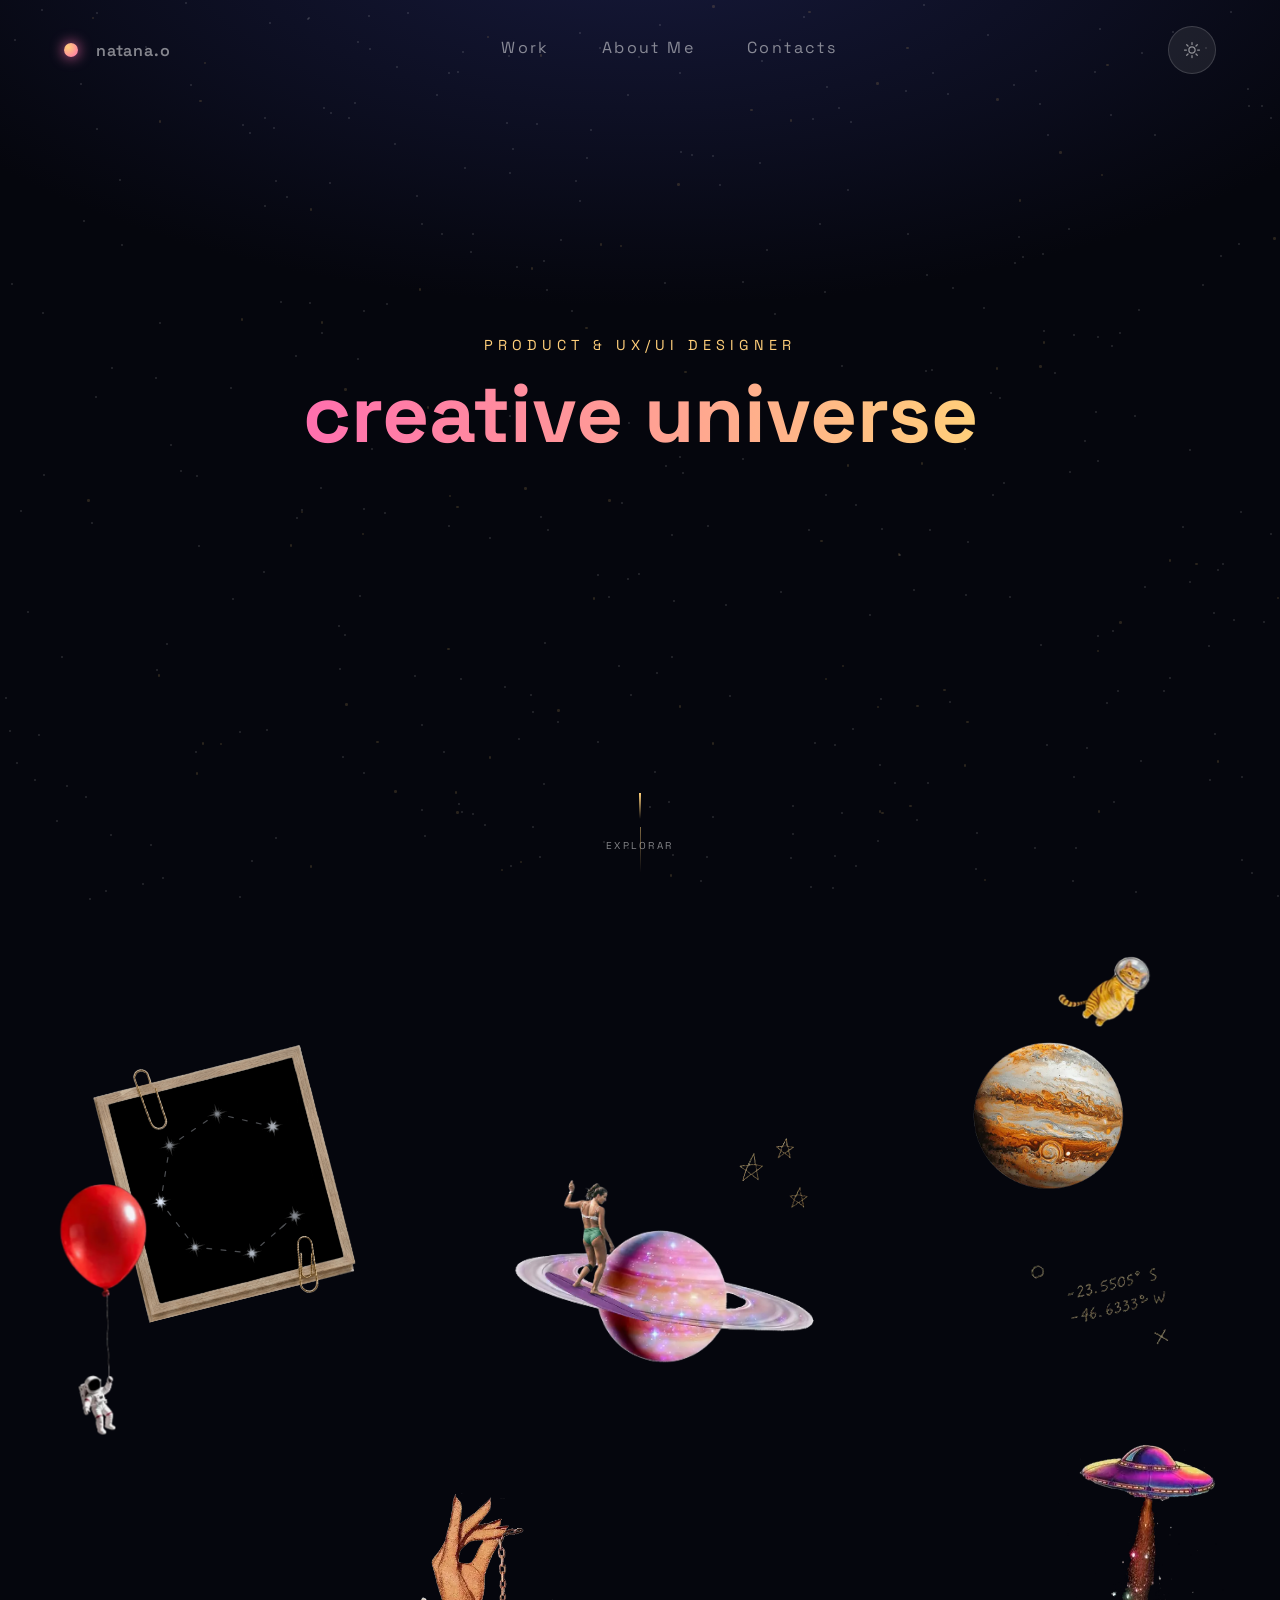
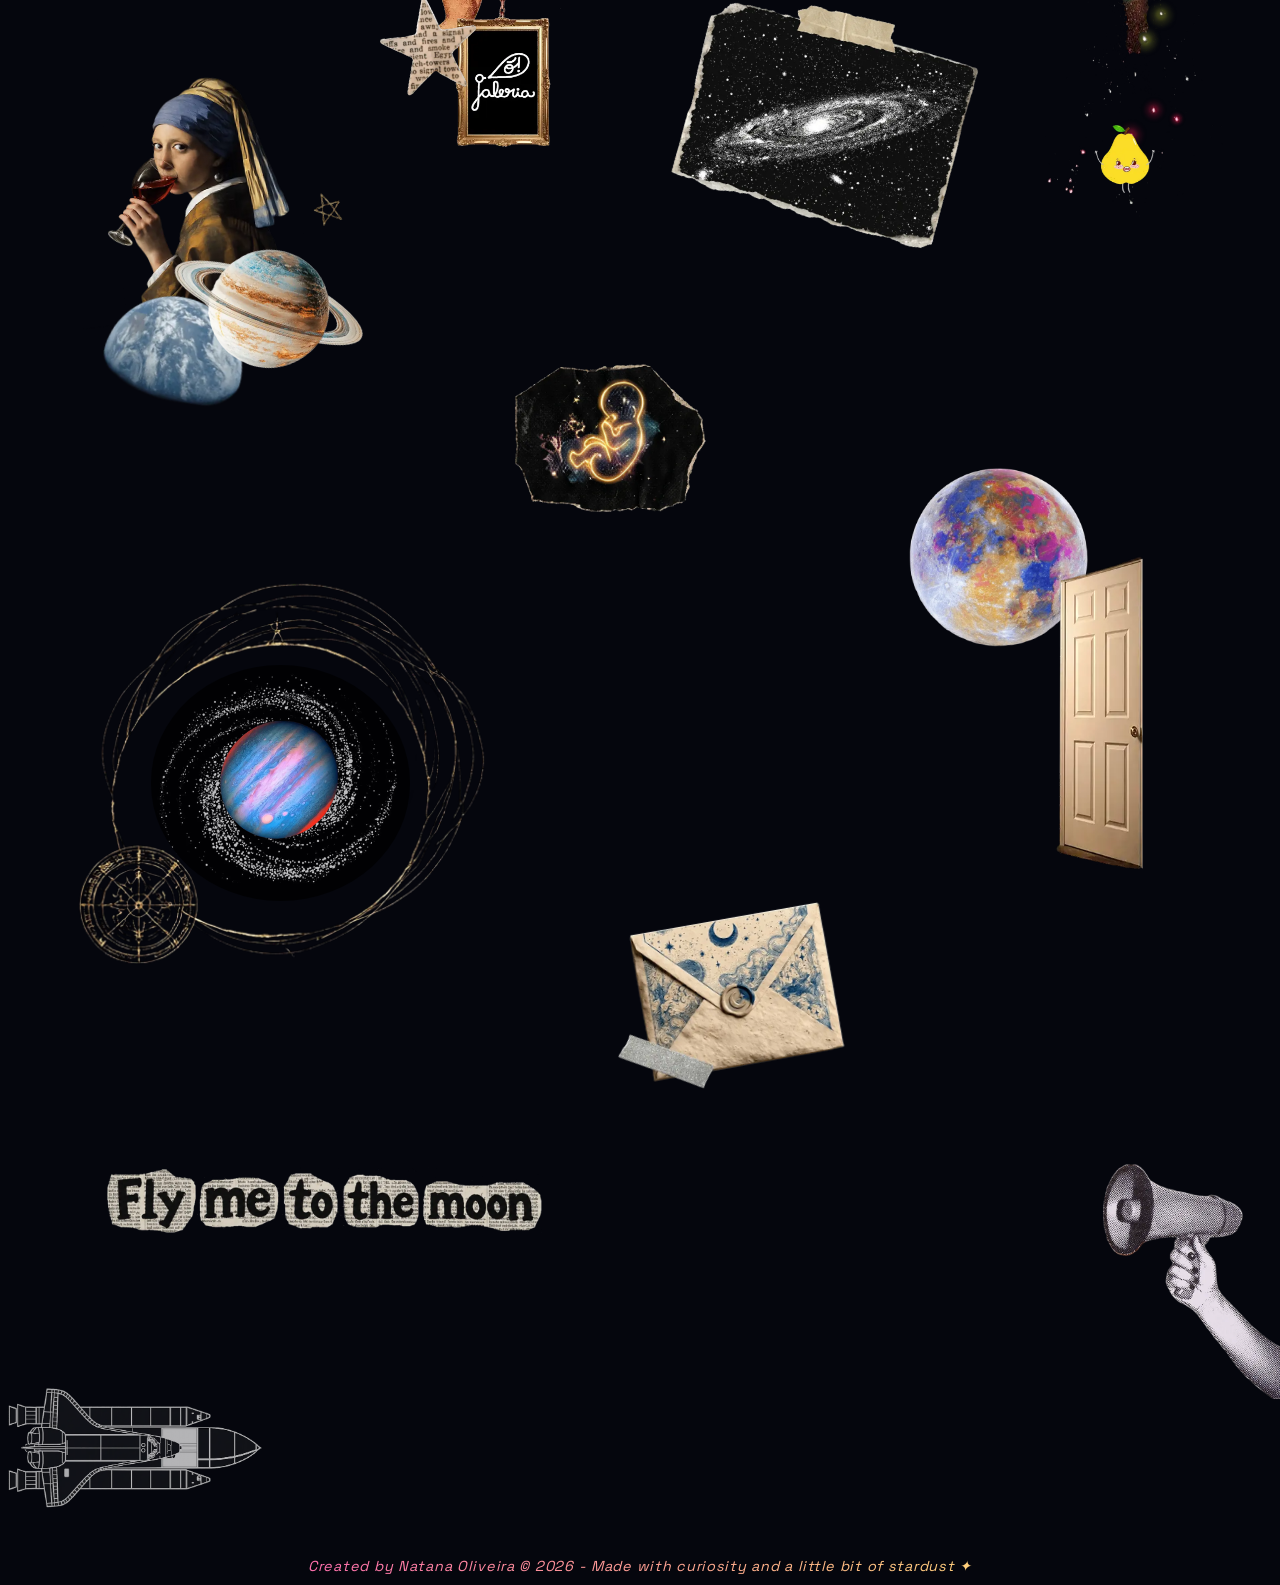
<file: index.html>
<!doctype html>
<html lang="en">
  <head>
    <meta charset="UTF-8" />
    <meta name="viewport" content="width=device-width, initial-scale=1.0" />
    <link rel="preconnect" href="https://fonts.googleapis.com" />
    <link rel="preconnect" href="https://fonts.gstatic.com" crossorigin />
    <link
      href="https://fonts.googleapis.com/css2?family=Space+Grotesk:wght@300..700&family=Nothing+You+Could+Do&display=swap"
      rel="stylesheet"
    />
    <meta property="og:type" content="website" />
    <meta property="og:title" content="Creative Universe" />
    <meta
      property="og:image"
      content="https://natana-oliveira.github.io/CreativeUniverse/images/Cover.svg"
    />
    <meta
      property="og:url"
      content="https://natana-oliveira.github.io/CreativeUniverse/"
    />
    <meta
      property="og:description"
      content="Welcome to my creative universe! Explore my galaxy of UX/UI, Product Design, Front-end Development, and digital experiences. Ready for the next mission?"
    />
    <link rel="stylesheet" href="./CSS/styleGeneral.css" />
    <link rel="stylesheet" href="./CSS/styleIndex.css" />
    <link rel="stylesheet" href="./CSS/styleMain.css" />
    <script src="./JS/script.js" defer></script>
    <script src="./JS/scriptMain.js" defer></script>
    <link rel="icon" href="./images/favicon.ico" />
    <title>Natana Oliveira — Portfolio</title>
  </head>
  <body>
    <script src="./JS/theme.js"></script>
    <div class="backgroundPage">
      <div id="cosmic-bg" class="pos-fixed inset-0">
        <div class="cloud pos-absolute br-50 c1"></div>
        <div class="cloud pos-absolute br-50 c2"></div>
        <div class="cloud pos-absolute br-50 c3"></div>
      </div>
      <div id="stars-bg" class="pos-fixed inset-0 overflow-hidden"></div>
    </div>
    <nav id="navbar" class="pos-fixed d-flex align-items-center">
      <a href="index.html" class="logo d-flex align-items-center">
        <span class="orbit br-50"></span>natana.o
      </a>
      <ul class="nav-links d-flex" id="navLinks">
        <li>
          <a href="#work" class="pos-relative overflow-hidden">Work</a>
        </li>
        <li>
          <a href="./pages/about.html" class="pos-relative overflow-hidden"
            >About Me</a
          >
        </li>
        <li>
          <a href="./pages/contact.html" class="pos-relative overflow-hidden"
            >Contacts</a
          >
        </li>
      </ul>
      <div class="d-flex align-items-center nav-right">
        <button
          id="nav-toggle"
          class="d-flex align-items-center justify-content-center flex-column br-50"
          aria-label="Abrir menu"
          aria-expanded="false"
        >
          <span class="nav-toggle-bar"></span>
          <span class="nav-toggle-bar"></span>
          <span class="nav-toggle-bar"></span>
        </button>
        <button
          id="theme-toggle"
          class="d-flex pos-relative overflow-hidden align-items-center justify-content-center br-50"
        >
          <svg
            xmlns="http://www.w3.org/2000/svg"
            id="icon-sun"
            class="theme-icon"
            fill="none"
            viewBox="0 0 24 24"
            stroke-width="1.5"
            stroke="currentColor"
          >
            <path
              stroke-linecap="round"
              stroke-linejoin="round"
              d="M12 3v2.25m6.364.386-1.591 1.591M21 12h-2.25m-.386 6.364-1.591-1.591M12 18.75V21m-4.773-4.227-1.591 1.591M5.25 12H3m4.227-4.773L5.636 5.636M15.75 12a3.75 3.75 0 1 1-7.5 0 3.75 3.75 0 0 1 7.5 0Z"
            />
          </svg>
          <svg
            id="icon-moon"
            class="theme-icon"
            viewBox="0 0 24 24"
            fill="none"
            stroke="currentColor"
            stroke-width="1.6"
          >
            <path d="M21 12.8A9 9 0 1 1 11.2 3 7 7 0 0 0 21 12.8Z" />
          </svg>
        </button>
      </div>
    </nav>
    <main class="pos-relative">
      <section
        id="hero"
        class="hero d-grid pos-relative overflow-hidden flex-column text-center"
      >
        <div class="hero-content pos-relative z-3">
          <div class="role">Product & UX/UI Designer</div>
          <h1><em>creative universe</em></h1>
        </div>
        <div
          class="hands-container d-flex pos-relative z-1"
          id="handsContainer"
        >
          <div class="hand left">
            <img
              src="./images/hero_leftHand.webp"
              alt=""
              fetchpriority="high"
              decoding="async"
            />
          </div>
          <div class="hand right">
            <img
              src="./images/hero_rightHand.webp"
              alt=""
              fetchpriority="high"
              decoding="async"
            />
          </div>
        </div>
        <div
          class="scroll-hint d-flex pos-absolute flex-column align-items-center z-3"
        >
          <span class="falling-star"></span>
          <p>Explorar</p>
        </div>
        <div class="scroll-cue pos-absolute z-3"></div>
      </section>
      <section class="main-showcase" aria-label="Universo de projetos">
        <div class="collage" id="work">
          <div class="cesae-hub">
            <div class="cesae-hub__frame">
              <a
                class="cesae-hub__frame-inner"
                href="https://www.figma.com/proto/mgKX76jMK7cxZohMOxwKzy/Untitled?node-id=1-2764&p=f&viewport=-88%2C-616%2C0.09&t=TGjTHqQn2fTSTY17-1&scaling=scale-down&content-scaling=fixed&starting-point-node-id=1%3A6774&page-id=0%3A1"
                target="_blank"
                ><img
                  src="./images/frameCesaeBlack.svg"
                  alt="Cesae Hub"
                  loading="lazy"
                  decoding="async"
              /></a>
            </div>
            <div class="cesae-hub__astronaut">
              <div class="cesae-hub__astronaut-inner">
                <img
                  src="./images/astronaut.webp"
                  alt=""
                  loading="lazy"
                  decoding="async"
                />
              </div>
            </div>
          </div>
          <div class="surf-sway">
            <a href="https://surfsway.netlify.app/" target="_blank">
              <img
                class="surf-sway__surfista"
                src="./images/surfer.webp"
                alt="Surfista"
                loading="lazy"
                decoding="async"
              />
            </a>
            <img
              class="surf-sway__stars"
              src="./images/starsBlack.webp"
              alt=""
              loading="lazy"
              decoding="async"
            />
          </div>
          <div class="dab">
            <a
              href="https://www.figma.com/proto/VsmK0VVqeE2RmUPGu7FJ1q/DAB-website?node-id=510-3304&viewport=1096%2C466%2C0.06&t=nf6hreOWjHW6TKKp-1&scaling=scale-down&content-scaling=fixed&starting-point-node-id=510%3A3304&page-id=302%3A1208"
              target="_blank"
              ><img
                class="dab__jupiter"
                src="./images/jupiter.webp"
                alt="Jupiter"
                loading="lazy"
                decoding="async" />
              <img
                class="dab__gato"
                src="./images/cat.webp"
                alt="Gato astronauta"
                loading="lazy"
                decoding="async"
            /></a>
          </div>
          <div class="coordenadas">
            <div class="coordenadas__inner">
              <img
                src="./images/coordinateBlack.webp"
                alt="Coordenadas"
                loading="lazy"
                decoding="async"
              />
            </div>
          </div>
          <div class="vinho">
            <a
              href="https://www.figma.com/proto/5nzBGqPGtsp9o8WubJkjhc/Herdade-do-Rocim?node-id=1-1435&viewport=1741%2C753%2C0.14&t=XD2HdxeDlezc6s2l-1&scaling=scale-down&content-scaling=fixed&page-id=0%3A1"
              target="_blank"
            >
              <div class="vinho__woman">
                <div class="vinho__woman-inner">
                  <img
                    src="./images/woman.webp"
                    alt="Mulher a beber vinho"
                    loading="lazy"
                    decoding="async"
                  />
                </div>
              </div>
              <div class="vinho__earth">
                <div class="vinho__earth-inner">
                  <img
                    src="./images/earth.webp"
                    alt=""
                    loading="lazy"
                    decoding="async"
                  />
                </div>
              </div>
              <div class="vinho__saturno">
                <div class="vinho__saturno-inner">
                  <img
                    src="./images/saturno.webp"
                    alt=""
                    loading="lazy"
                    decoding="async"
                  />
                </div>
              </div>
            </a>
            <img
              class="vinho__star"
              src="./images/starBlack.webp"
              alt=""
              loading="lazy"
              decoding="async"
            />
          </div>
          <div class="galeria-group">
            <a
              href="https://www.figma.com/proto/RUMzA38BRyxe7TFuNmmQPI/Untitled?node-id=1-324&viewport=-328%2C205%2C0.11&t=CV9ZkL4m93yoQgnA-1&scaling=scale-down&content-scaling=fixed&starting-point-node-id=1%3A324&page-id=0%3A1"
              target="_blank"
            >
              <img
                class="galeria-group__frame"
                src="./images/gallery.webp"
                alt="Galeria"
                loading="lazy"
                decoding="async"
              />
            </a>
            <div class="galeria-group__paper-star">
              <div class="galeria-group__paper-star-inner">
                <img
                  src="./images/paperStar.webp"
                  alt=""
                  loading="lazy"
                  decoding="async"
                />
              </div>
            </div>
          </div>
          <div class="black-hole" id="blackHole">
            <img
              src="./images/blackHole.webp"
              alt="Black Hole"
              class="black-hole-img"
              onclick="toggleBlackHoleMessage()"
              loading="lazy"
              decoding="async"
            />
            <div class="black-hole-message">
              <img
                class="black-hole-message__arrow"
                src="./images/arrowDoodleBlack.webp"
                alt=""
                loading="lazy"
                decoding="async"
              />
              <p class="black-hole-message__text">
                This is a black hole. Don't get lost here!
              </p>
            </div>
          </div>
          <div class="foody">
            <a
              href="https://natana-oliveira.github.io/FoodyApp/"
              target="_blank"
            >
              <div class="foody__disco">
                <div class="foody__disco-inner">
                  <img
                    src="./images/disco.webp"
                    alt="Foody"
                    loading="lazy"
                    decoding="async"
                  />
                </div>
              </div>
              <img
                class="foody__fruta"
                src="./images/fruit.webp"
                alt=""
                loading="lazy"
                decoding="async"
              />
            </a>
          </div>
          <div class="complex-jupiter">
            <img
              class="complex-jupiter__bg"
              src="./images/complexJupiterBG.webp"
              alt=""
              loading="lazy"
              decoding="async"
            />
            <img
              class="complex-jupiter__spark"
              src="./images/spark.webp"
              alt=""
              loading="lazy"
              decoding="async"
            />
            <img
              class="complex-jupiter__planet"
              src="./images/bluePlanet.webp"
              alt="Jupiter — visualização interativa"
              loading="lazy"
              decoding="async"
            />
          </div>
          <a
            class="maternar"
            href="https://maternaremequilibrio.pt/"
            target="_blank"
          >
            <img
              src="./images/Maternar.webp"
              alt="Maternar"
              loading="lazy"
              decoding="async"
            />
          </a>
          <div class="planet-porta">
            <svg
              class="planet-porta__waves"
              viewBox="-100 -100 200 200"
              preserveAspectRatio="xMidYMid"
              aria-hidden="true"
            >
              <g fill="none" stroke="#A8A8A8" stroke-width="1">
                <circle style="--anim-step: 0"></circle>
                <circle style="--anim-step: -1"></circle>
                <circle style="--anim-step: -2"></circle>
                <circle style="--anim-step: -3"></circle>
                <circle style="--anim-step: -4"></circle>
                <circle style="--anim-step: -5"></circle>
                <circle style="--anim-step: -6"></circle>
              </g>
            </svg>
            <img
              class="planet-porta__planet"
              src="./images/colorfulPlanet.webp"
              alt=""
              loading="lazy"
              decoding="async"
            />
            <div class="planet-porta__door">
              <img
                class="planet-porta__door-img planet-porta__door-img--closed"
                src="./images/PortaFechada.webp"
                alt="Porta fechada"
                loading="lazy"
                decoding="async"
              />
              <img
                class="planet-porta__door-img planet-porta__door-img--open"
                src="./images/PortaAberta.webp"
                alt="Porta aberta"
                loading="lazy"
                decoding="async"
              />
            </div>
          </div>
          <div class="envelope" id="envelope">
            <div class="envelope__inner" onclick="toggleCVMessage()">
              <img
                class="envelope__img envelope__img--closed"
                src="./images/envelopeClosed.webp"
                alt="Envelope fechado"
                loading="lazy"
                decoding="async"
              />
              <img
                class="envelope__img envelope__img--open"
                src="./images/envelopeOpen.webp"
                alt="Envelope aberto"
                loading="lazy"
                decoding="async"
              />
            </div>
            <div class="cv-message">
              <img
                class="cv-message__arrow"
                src="./images/arrowDoodleBlack.webp"
                alt=""
                loading="lazy"
                decoding="async"
              />
              <a
                class="cv-message__link"
                href="https://drive.google.com/file/d/1w6o1I5HwLAZgYLd0yeS-JO9YRkSZWi0j/view?usp=sharing"
                target="_blank"
                onclick="event.stopPropagation()"
                >Download my CV</a
              >
            </div>
          </div>
          <div class="fly-me">
            <img
              class="fly-me__text"
              src="./images/flyMeToTheMoon.webp"
              alt="Fly me to the moon"
              loading="lazy"
              decoding="async"
            />
          </div>

          <div class="contacto" id="contact">
            <img
              class="contacto__trigger"
              src="./images/megafone.webp"
              alt="Contacto"
              onclick="toggleContactMenu()"
              loading="lazy"
              decoding="async"
            />
            <nav class="contacto__socials z-3" aria-label="Redes sociais">
              <a
                class="contacto__icon contact-home pos-absolute d-flex align-items-center justify-content-center overflow-hidden contacto__icon--linkedin"
                href="https://www.linkedin.com/in/natanaoliveira/"
                target="_blank"
                aria-label="LinkedIn"
              >
                <svg xmlns="http://www.w3.org/2000/svg" viewBox="0 0 20 20">
                  <path
                    d="M20 20h-4v-7c0-1.92-.85-2.99-2.37-2.99-1.65 0-2.63 1.12-2.63 2.99v7H7V7h4v1.46s1.25-2.2 4.08-2.2S20 7.99 20 11.56zM2.44 4.92A2.45 2.45 0 010 2.46 2.45 2.45 0 012.44 0c1.35 0 2.44 1.1 2.44 2.46a2.45 2.45 0 01-2.44 2.46M0 20h5V7H0z"
                    fill="currentColor"
                    fill-rule="evenodd"
                  />
                </svg>
              </a>
              <a
                class="contacto__icon contact-home pos-absolute d-flex align-items-center justify-content-center overflow-hidden contacto__icon--github"
                href="https://github.com/natana-oliveira"
                target="_blank"
                aria-label="GitHub"
                ><svg
                  xmlns="http://www.w3.org/2000/svg"
                  fill="currentColor"
                  viewBox="0 0 1920 1920"
                >
                  <path
                    d="M1821.63 637.76c0-130.03-43.63-236.37-116.05-319.68 11.63-30.19 50.35-151.36-11.2-315.31 0 0-94.72-32-310.4 122.13-90.13-26.45-186.77-39.68-282.77-40.11-96 .43-192.64 13.65-282.67 40.11C602.75-29.23 507.92 2.77 507.92 2.77c-61.55 163.95-22.72 285.12-11.09 315.31-72.32 83.31-116.27 189.65-116.27 319.68 0 456.53 263.68 558.72 514.45 588.8 0 0-180.27 111.68-180.27 299.41-64.32 30.51-336.53 123.95-437.33-58.13 0 0-59.63-114.35-173.01-122.77 0 0-110.29-1.49-7.79 72.43 0 0 74.03 36.69 125.44 174.29 0 0 57.17 289.92 489.07 159.68 4.37 2.24 1.6 140.27 1.6 168.53h777.17s1.28-277.01 1.28-365.12c0-216.64-144.64-292.48-185.28-329.28 251.63-29.44 515.73-130.13 515.73-587.84"
                    fill-rule="evenodd"
                  />
                </svg>
              </a>
              <a
                class="contacto__icon contact-home pos-absolute d-flex align-items-center justify-content-center overflow-hidden contacto__icon--behance"
                href="https://www.behance.net/natana_oliveira"
                target="_blank"
                aria-label="Behance"
              >
                <svg xmlns="http://www.w3.org/2000/svg" viewBox="0 -3.5 20 20">
                  <path
                    d="M12.98 2.12h5.09V.66h-5.09zm2.51 2.92c-1.14 0-2 .71-2.08 2.01h4.07c-.28-1.55-.96-2.01-1.99-2.01m.16 6.03c1.05 0 1.82-.66 1.97-1.22h2.21C19.2 11.87 17.9 13 15.56 13c-2.98 0-4.65-2.12-4.65-4.93 0-6.63 9.56-6.87 9.07.61h-6.57c.06 1.52.69 2.39 2.24 2.39m-9.92-.29c1.2 0 2.04-.46 2.04-1.71 0-1.3-.74-1.86-1.99-1.86H2.77v3.57zm-.16-5.52c1 0 1.69-.46 1.69-1.55 0-1.14-.8-1.49-1.9-1.49H2.77v3.04zM5.92 0C8.3 0 9.94.78 9.94 3.22c0 1.21-.48 2.11-1.71 2.72 1.57.46 2.31 1.68 2.31 3.29 0 2.55-2.02 3.77-4.44 3.77H0V0z"
                    fill="currentColor"
                    fill-rule="evenodd"
                  />
                </svg>
              </a>
              <a
                class="contacto__icon contact-home pos-absolute d-flex align-items-center justify-content-center overflow-hidden contacto__icon--mail"
                href="mailto:natana.ao@gmail.com"
                aria-label="Email"
              >
                <svg xmlns="http://www.w3.org/2000/svg" viewBox="0 0 512 512">
                  <path
                    d="M510.68 112.28a71 71 0 00-14.66-31.05 70.9 70.9 0 00-55.03-26.15H71.02a71 71 0 00-55.03 26.15 70 70 0 00-14.6 31.05A68 68 0 000 126.09v259.83c0 9.97 2.11 19.55 5.88 28.2a70 70 0 0014.93 22 77 77 0 004.89 4.49 71 71 0 0045.32 16.32h369.96a70.5 70.5 0 0045.32-16.38 71 71 0 0019.88-26.43v-.06a70 70 0 005.81-28.14V126.09c.01-4.69-.45-9.33-1.31-13.81M46.51 101.57a34.3 34.3 0 0124.51-10.18h369.96a34.2 34.2 0 0127.62 13.82L274.7 274.2a28 28 0 01-18.7 7 28.4 28.4 0 01-18.7-7L43.47 105.14a27 27 0 013.04-3.57M36.33 385.92V142.74l140.33 122.41L36.41 387.44q-.1-.72-.08-1.52m404.65 34.68H71.02a34 34 0 01-17.17-4.55l147.98-128.96 13.81 12.02A61.6 61.6 0 00256 314.24a61.7 61.7 0 0040.43-15.13l13.81-12.02 147.92 128.96a34 34 0 01-17.18 4.55m34.69-34.68q.02.8-.07 1.51L335.35 265.22 475.67 142.8z"
                    fill="currentColor"
                  />
                </svg>
              </a>
            </nav>
          </div>
          <div class="rocket">
            <div class="rocket__inner">
              <img
                src="./images/rocket.webp"
                alt=""
                loading="lazy"
                decoding="async"
              />
            </div>
          </div>
        </div>
      </section>
    </main>
    <footer
      class="d-flex pos-relative z-1 align-items-center text-center justify-content-center"
    >
      <p class="copyright">
        <em
          >Created by Natana Oliveira © 2026 - Made with curiosity and a little
          bit of stardust ✦</em
        >
      </p>
    </footer>
  </body>
</html>
</file>
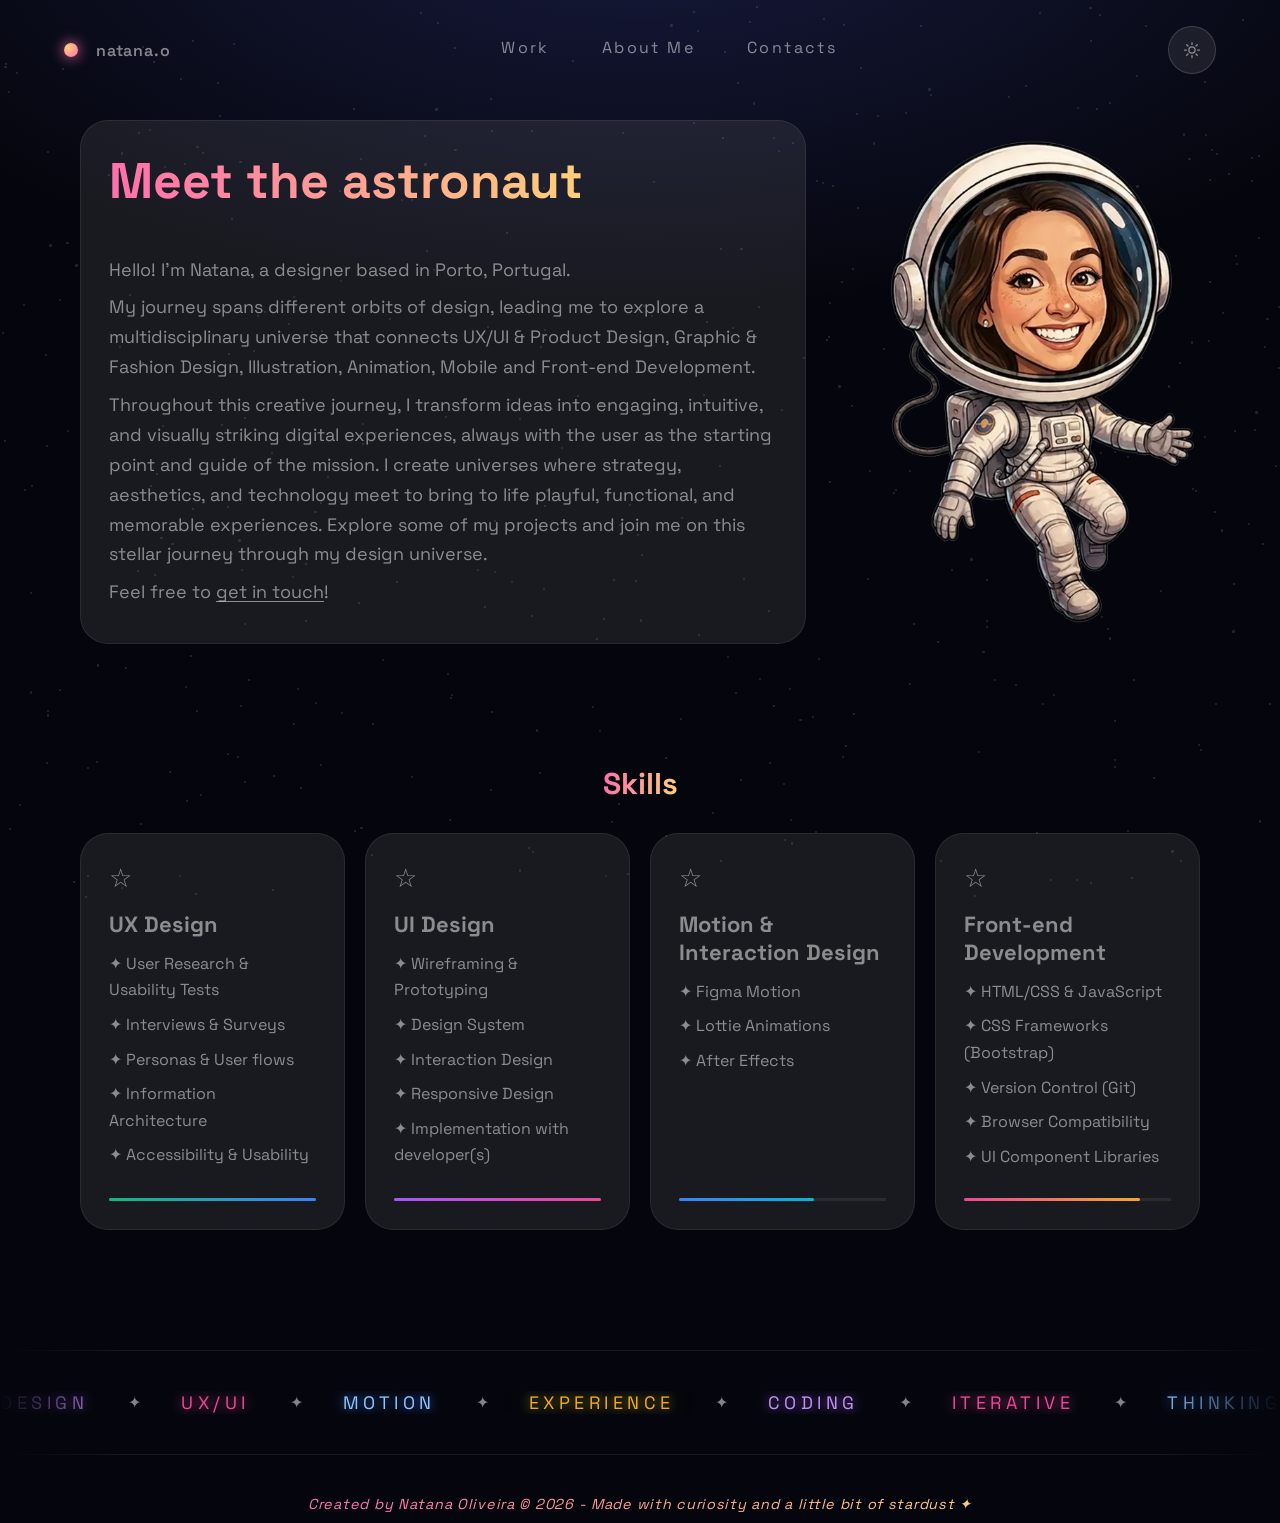
<file: pages/about.html>
<!doctype html>
<html lang="en">
  <head>
    <meta charset="UTF-8" />
    <meta name="viewport" content="width=device-width, initial-scale=1.0" />
    <link rel="preconnect" href="https://fonts.googleapis.com" />
    <link rel="preconnect" href="https://fonts.gstatic.com" crossorigin />
    <link
      href="https://fonts.googleapis.com/css2?family=Space+Grotesk:wght@300..700&family=Nothing+You+Could+Do&display=swap"
      rel="stylesheet"
    />

    <link rel="stylesheet" href="../CSS/styleGeneral.css" />
    <link rel="stylesheet" href="../CSS/styleMain.css" />
    <link rel="stylesheet" href="../CSS/styleAbout.css" />
    <script src="../JS/script.js" defer></script>
    <script src="../JS/scriptMain.js" defer></script>
    <link rel="icon" href="../images/favicon.ico" />
    <title>Natana Oliveira — About Me</title>
  </head>
  <body class="page-about">
    <script src="../JS/theme.js"></script>
    <div class="backgroundPage">
      <div id="cosmic-bg" class="pos-fixed inset-0">
        <div class="cloud pos-absolute br-50 c1"></div>
        <div class="cloud pos-absolute br-50 c2"></div>
        <div class="cloud pos-absolute br-50 c3"></div>
      </div>
      <div id="stars-bg" class="pos-fixed inset-0 overflow-hidden"></div>
    </div>
    <nav id="navbar" class="pos-fixed d-flex align-items-center">
      <a href="../index.html" class="logo d-flex align-items-center">
        <span class="orbit br-50"></span>natana.o
      </a>
      <ul class="nav-links d-flex" id="navLinks">
        <li>
          <a href="../index.html#work" class="pos-relative overflow-hidden"
            >Work</a
          >
        </li>
        <li>
          <a href="./about.html" class="pos-relative overflow-hidden"
            >About Me</a
          >
        </li>
        <li>
          <a href="./contact.html" class="pos-relative overflow-hidden"
            >Contacts</a
          >
        </li>
      </ul>
      <div class="d-flex align-items-center nav-right">
        <button
          id="nav-toggle"
          class="d-flex align-items-center justify-content-center flex-column br-50"
          aria-label="Abrir menu"
          aria-expanded="false"
        >
          <span class="nav-toggle-bar"></span>
          <span class="nav-toggle-bar"></span>
          <span class="nav-toggle-bar"></span>
        </button>
        <button
          id="theme-toggle"
          class="d-flex pos-relative overflow-hidden align-items-center justify-content-center br-50"
        >
          <svg
            id="icon-moon"
            class="theme-icon"
            viewBox="0 0 24 24"
            fill="none"
            stroke="currentColor"
            stroke-width="1.6"
          >
            <path d="M21 12.8A9 9 0 1 1 11.2 3 7 7 0 0 0 21 12.8Z" />
          </svg>
          <svg
            xmlns="http://www.w3.org/2000/svg"
            id="icon-sun"
            class="theme-icon"
            fill="none"
            viewBox="0 0 24 24"
            stroke-width="1.5"
            stroke="currentColor"
          >
            <path
              stroke-linecap="round"
              stroke-linejoin="round"
              d="M12 3v2.25m6.364.386-1.591 1.591M21 12h-2.25m-.386 6.364-1.591-1.591M12 18.75V21m-4.773-4.227-1.591 1.591M5.25 12H3m4.227-4.773L5.636 5.636M15.75 12a3.75 3.75 0 1 1-7.5 0 3.75 3.75 0 0 1 7.5 0Z"
            />
          </svg>
        </button>
      </div>
    </nav>
    <main class="pos-relative">
      <section class="about-me d-flex">
        <div class="about-me__content d-flex align-items-center">
          <div class="glass-card d-flex flex-column justify-content-center">
            <h2><em>Meet the astronaut</em></h2>
            <p class="paragraph">
              Hello! I'm Natana, a designer based in Porto, Portugal.
            </p>
            <p class="paragraph">
              My journey spans different orbits of design, leading me to explore
              a multidisciplinary universe that connects UX/UI & Product Design,
              Graphic & Fashion Design, Illustration, Animation, Mobile and
              Front-end Development.
            </p>
            <p class="paragraph">
              Throughout this creative journey, I transform ideas into engaging,
              intuitive, and visually striking digital experiences, always with
              the user as the starting point and guide of the mission. I create
              universes where strategy, aesthetics, and technology meet to bring
              to life playful, functional, and memorable experiences. Explore
              some of my projects and join me on this stellar journey through my
              design universe.
            </p>
            <p class="paragraph">
              Feel free to
              <a href="../pages/contact.html">get in touch</a>!
            </p>
          </div>
          <div class="about-me__photo pos-relative" id="aboutMePhoto">
            <div
              class="about-me__photo-crop pos-absolute inset-0 pointer overflow-hidden"
              onclick="toggleAboutMeImage()"
            >
              <img
                class="about-me__photo-img pos-absolute inset-0 object-fit-cover about-me__photo-img--helmet"
                src="../images/NatanaOAs.webp"
                alt="Illustrated portrait of Natana Oliveira as an astronaut, helmet on"
                decoding="async"
              />
              <img
                class="about-me__photo-img pos-absolute inset-0 object-fit-cover about-me__photo-img--no-helmet"
                src="../images/NatanaO.webp"
                alt="Illustrated portrait of Natana Oliveira as an astronaut, helmet off"
                decoding="async"
              />
            </div>
            <div
              class="about-me__message pos-absolute d-flex align-items-center pointer"
              onclick="toggleAboutMeImage()"
            >
              <img
                class="about-me__message-arrow"
                src="../images/arrowDoodleBlack.webp"
                alt=""
                decoding="async"
              />
              <p class="about-me__message-text text-center">Click!</p>
            </div>
          </div>
        </div>
      </section>
      <section class="skills d-flex flex-column">
        <h3 class="section-heading"><em>Skills</em></h3>
        <div class="cards-row d-grid">
          <div
            class="glass-card tech-card tc-ux d-flex flex-column pos-relative overflow-hidden"
          >
            <div class="tc-icon">☆</div>
            <div class="tech-card-content">
              <h3>UX Design</h3>
              <p>✦ User Research & Usability Tests</p>
              <p>✦ Interviews & Surveys</p>
              <p>✦ Personas & User flows</p>
              <p>✦ Information Architecture</p>
              <p>✦ Accessibility & Usability</p>
            </div>
            <div class="tc-progress overflow-hidden">
              <div class="tc-bar" style="--w: 100%"></div>
            </div>
          </div>
          <div
            class="glass-card tech-card tc-ui d-flex flex-column pos-relative overflow-hidden"
          >
            <div class="tc-icon">☆</div>
            <div class="tech-card-content">
              <h3>UI Design</h3>
              <p>✦ Wireframing & Prototyping</p>
              <p>✦ Design System</p>
              <p>✦ Interaction Design</p>
              <p>✦ Responsive Design</p>
              <p>✦ Implementation with developer(s)</p>
            </div>

            <div class="tc-progress overflow-hidden">
              <div class="tc-bar" style="--w: 100%"></div>
            </div>
          </div>
          <div
            class="glass-card tech-card tc-motion d-flex flex-column pos-relative overflow-hidden"
          >
            <div class="tc-icon">☆</div>
            <div class="tech-card-content">
              <h3>Motion & Interaction Design</h3>
              <p>✦ Figma Motion</p>
              <p>✦ Lottie Animations</p>
              <p>✦ After Effects</p>
            </div>

            <div class="tc-progress overflow-hidden">
              <div class="tc-bar" style="--w: 65%"></div>
            </div>
          </div>
          <div
            class="glass-card tech-card tc-dev d-flex flex-column pos-relative overflow-hidden"
          >
            <div class="tc-icon">☆</div>
            <div class="tech-card-content">
              <h3>Front-end Development</h3>
              <p>✦ HTML/CSS & JavaScript</p>
              <p>✦ CSS Frameworks (Bootstrap)</p>
              <p>✦ Version Control (Git)</p>
              <p>✦ Browser Compatibility</p>
              <p>✦ UI Component Libraries</p>
            </div>

            <div class="tc-progress overflow-hidden">
              <div class="tc-bar" style="--w: 85%"></div>
            </div>
          </div>
        </div>
      </section>
      <section class="marquee-section overflow-hidden">
        <div class="marquee-track d-flex overflow-hidden">
          <div class="marquee-content d-flex align-items-center">
            <span class="neon-word neon-purple">DESIGN</span
            ><span class="dot">✦</span>
            <span class="neon-word neon-pink">UX/UI</span
            ><span class="dot">✦</span>
            <span class="neon-word neon-blue">MOTION</span
            ><span class="dot">✦</span>
            <span class="neon-word neon-yellow">EXPERIENCE</span
            ><span class="dot">✦</span>
            <span class="neon-word neon-purple">CODING</span
            ><span class="dot">✦</span>
            <span class="neon-word neon-pink">ITERATIVE</span
            ><span class="dot">✦</span>
            <span class="neon-word neon-blue">THINKING</span
            ><span class="dot">✦</span>
            <span class="neon-word neon-yellow">CREATIVITY</span
            ><span class="dot">✦</span>
            <div class="marquee-content__group" aria-hidden="true">
              <span class="neon-word neon-purple">DESIGN</span>
              <span class="dot">✦</span>
              <span class="neon-word neon-pink">UX/UI</span
              ><span class="dot">✦</span>
              <span class="neon-word neon-blue">MOTION</span
              ><span class="dot">✦</span>
              <span class="neon-word neon-yellow">EXPERIENCE</span
              ><span class="dot">✦</span>
              <span class="neon-word neon-purple">CODING</span
              ><span class="dot">✦</span>
              <span class="neon-word neon-pink">ITERATIVE</span
              ><span class="dot">✦</span>
              <span class="neon-word neon-blue">THINKING</span
              ><span class="dot">✦</span>
              <span class="neon-word neon-yellow">CREATIVITY</span
              ><span class="dot">✦</span>
            </div>
          </div>
        </div>
      </section>
    </main>
    <footer
      class="d-flex pos-relative z-1 align-items-center text-center justify-content-center"
    >
      <p class="copyright">
        <em
          >Created by Natana Oliveira © 2026 - Made with curiosity and a little
          bit of stardust ✦</em
        >
      </p>
    </footer>
  </body>
</html>
</file>
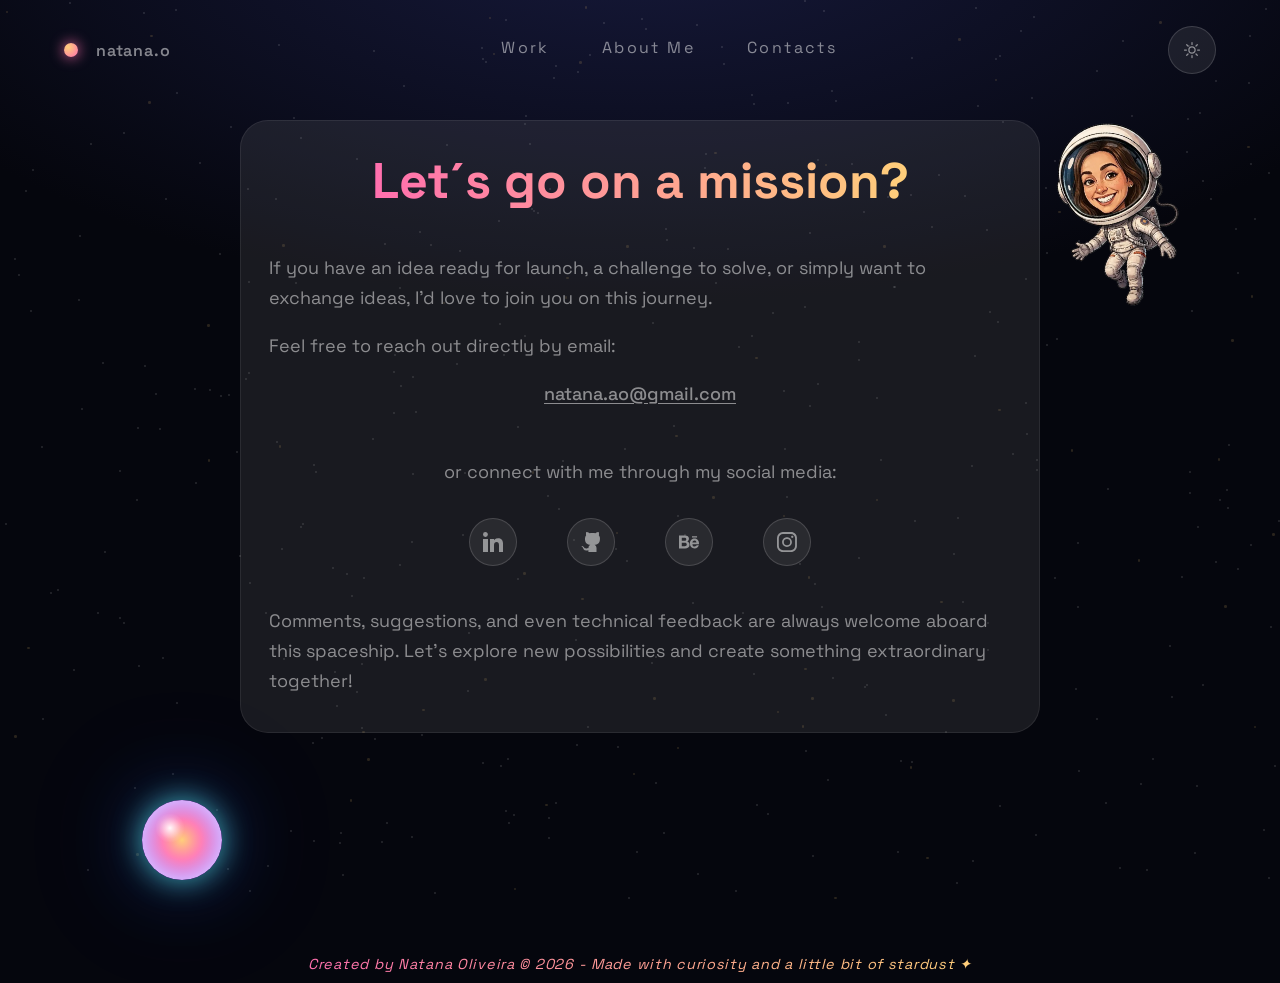
<file: pages/contact.html>
<!doctype html>
<html lang="en">
  <head>
    <meta charset="UTF-8" />
    <meta name="viewport" content="width=device-width, initial-scale=1.0" />
    <link rel="preconnect" href="https://fonts.googleapis.com" />
    <link rel="preconnect" href="https://fonts.gstatic.com" crossorigin />
    <link
      href="https://fonts.googleapis.com/css2?family=Space+Grotesk:wght@300..700&family=Nothing+You+Could+Do&display=swap"
      rel="stylesheet"
    />
    <link rel="stylesheet" href="../CSS/styleGeneral.css" />
    <link rel="stylesheet" href="../CSS/styleMain.css" />
    <link rel="stylesheet" href="../CSS/styleAbout.css" />
    <link rel="stylesheet" href="../CSS/styleContact.css" />
    <script src="../JS/script.js" defer></script>
    <script src="../JS/scriptMain.js" defer></script>
    <link rel="icon" href="../images/favicon.ico" />
    <title>Natana Oliveira — Contact</title>
  </head>
  <body class="page-about">
    <script src="../JS/theme.js"></script>
    <div class="backgroundPage">
      <div id="cosmic-bg" class="pos-fixed inset-0">
        <div class="cloud pos-absolute br-50 c1"></div>
        <div class="cloud pos-absolute br-50 c2"></div>
        <div class="cloud pos-absolute br-50 c3"></div>
      </div>
      <div id="stars-bg" class="pos-fixed inset-0 overflow-hidden"></div>
    </div>
    <nav id="navbar" class="pos-fixed d-flex align-items-center">
      <a href="../index.html" class="logo d-flex align-items-center">
        <span class="orbit br-50"></span>natana.o
      </a>
      <ul class="nav-links d-flex" id="navLinks">
        <li>
          <a href="../index.html#work" class="pos-relative overflow-hidden"
            >Work</a
          >
        </li>
        <li>
          <a href="./about.html" class="pos-relative overflow-hidden"
            >About Me</a
          >
        </li>
        <li>
          <a href="./contact.html" class="pos-relative overflow-hidden"
            >Contacts</a
          >
        </li>
      </ul>
      <div class="d-flex align-items-center nav-right">
        <button
          id="nav-toggle"
          class="d-flex align-items-center justify-content-center flex-column br-50"
          aria-label="Abrir menu"
          aria-expanded="false"
        >
          <span class="nav-toggle-bar"></span>
          <span class="nav-toggle-bar"></span>
          <span class="nav-toggle-bar"></span>
        </button>
        <button
          id="theme-toggle"
          class="d-flex pos-relative overflow-hidden align-items-center justify-content-center br-50"
        >
          <svg
            id="icon-moon"
            class="theme-icon"
            viewBox="0 0 24 24"
            fill="none"
            stroke="currentColor"
            stroke-width="1.6"
          >
            <path d="M21 12.8A9 9 0 1 1 11.2 3 7 7 0 0 0 21 12.8Z" />
          </svg>
          <svg
            xmlns="http://www.w3.org/2000/svg"
            id="icon-sun"
            class="theme-icon"
            fill="none"
            viewBox="0 0 24 24"
            stroke-width="1.5"
            stroke="currentColor"
          >
            <path
              stroke-linecap="round"
              stroke-linejoin="round"
              d="M12 3v2.25m6.364.386-1.591 1.591M21 12h-2.25m-.386 6.364-1.591-1.591M12 18.75V21m-4.773-4.227-1.591 1.591M5.25 12H3m4.227-4.773L5.636 5.636M15.75 12a3.75 3.75 0 1 1-7.5 0 3.75 3.75 0 0 1 7.5 0Z"
            />
          </svg>
        </button>
      </div>
    </nav>
    <main class="pos-relative">
      <section class="contact pos-relative">
        <div class="contact__main d-flex flex-column align-items-center">
          <div
            class="glass-card contact__card d-flex flex-column align-items-center"
          >
            <h2 class="text-center"><em>Let´s go on a mission?</em></h2>
            <div class="contact__intro d-flex flex-column">
              <p>
                If you have an idea ready for launch, a challenge to solve, or
                simply want to exchange ideas, I'd love to join you on this
                journey.
              </p>
              <p>Feel free to reach out directly by email:</p>
              <p class="contact__email text-center">
                <a href="mailto:natana.ao@gmail.com">natana.ao@gmail.com</a>
              </p>
            </div>
            <div
              class="contact__social-block d-flex flex-column align-items-center"
            >
              <p>or connect with me through my social media:</p>
              <nav
                class="contact-page__socials d-flex align-items-center justify-content-center"
                aria-label="Redes sociais"
              >
                <a
                  class="contact-page__icon d-flex pos-relative align-items-center justify-content-center br-50 overflow-hidden"
                  href="https://www.linkedin.com/in/natanaoliveira/"
                  target="_blank"
                  aria-label="LinkedIn"
                >
                  <svg xmlns="http://www.w3.org/2000/svg" viewBox="0 0 20 20">
                    <path
                      d="M20 20h-4v-7c0-1.92-.85-2.99-2.37-2.99-1.65 0-2.63 1.12-2.63 2.99v7H7V7h4v1.46s1.25-2.2 4.08-2.2S20 7.99 20 11.56zM2.44 4.92A2.45 2.45 0 010 2.46 2.45 2.45 0 012.44 0c1.35 0 2.44 1.1 2.44 2.46a2.45 2.45 0 01-2.44 2.46M0 20h5V7H0z"
                      fill="currentColor"
                      fill-rule="evenodd"
                    />
                  </svg>
                </a>
                <a
                  class="contact-page__icon d-flex pos-relative align-items-center justify-content-center br-50 overflow-hidden"
                  href="https://github.com/natana-oliveira"
                  target="_blank"
                  aria-label="GitHub"
                  ><svg
                    xmlns="http://www.w3.org/2000/svg"
                    fill="currentColor"
                    viewBox="0 0 1920 1920"
                  >
                    <path
                      d="M1821.63 637.76c0-130.03-43.63-236.37-116.05-319.68 11.63-30.19 50.35-151.36-11.2-315.31 0 0-94.72-32-310.4 122.13-90.13-26.45-186.77-39.68-282.77-40.11-96 .43-192.64 13.65-282.67 40.11C602.75-29.23 507.92 2.77 507.92 2.77c-61.55 163.95-22.72 285.12-11.09 315.31-72.32 83.31-116.27 189.65-116.27 319.68 0 456.53 263.68 558.72 514.45 588.8 0 0-180.27 111.68-180.27 299.41-64.32 30.51-336.53 123.95-437.33-58.13 0 0-59.63-114.35-173.01-122.77 0 0-110.29-1.49-7.79 72.43 0 0 74.03 36.69 125.44 174.29 0 0 57.17 289.92 489.07 159.68 4.37 2.24 1.6 140.27 1.6 168.53h777.17s1.28-277.01 1.28-365.12c0-216.64-144.64-292.48-185.28-329.28 251.63-29.44 515.73-130.13 515.73-587.84"
                      fill-rule="evenodd"
                    />
                  </svg>
                </a>
                <a
                  class="contact-page__icon d-flex pos-relative align-items-center justify-content-center br-50 overflow-hidden"
                  href="https://www.behance.net/natana_oliveira"
                  target="_blank"
                  aria-label="Behance"
                >
                  <svg
                    xmlns="http://www.w3.org/2000/svg"
                    viewBox="0 -3.5 20 20"
                  >
                    <path
                      d="M12.98 2.12h5.09V.66h-5.09zm2.51 2.92c-1.14 0-2 .71-2.08 2.01h4.07c-.28-1.55-.96-2.01-1.99-2.01m.16 6.03c1.05 0 1.82-.66 1.97-1.22h2.21C19.2 11.87 17.9 13 15.56 13c-2.98 0-4.65-2.12-4.65-4.93 0-6.63 9.56-6.87 9.07.61h-6.57c.06 1.52.69 2.39 2.24 2.39m-9.92-.29c1.2 0 2.04-.46 2.04-1.71 0-1.3-.74-1.86-1.99-1.86H2.77v3.57zm-.16-5.52c1 0 1.69-.46 1.69-1.55 0-1.14-.8-1.49-1.9-1.49H2.77v3.04zM5.92 0C8.3 0 9.94.78 9.94 3.22c0 1.21-.48 2.11-1.71 2.72 1.57.46 2.31 1.68 2.31 3.29 0 2.55-2.02 3.77-4.44 3.77H0V0z"
                      fill="currentColor"
                      fill-rule="evenodd"
                    />
                  </svg>
                </a>
                <a
                  class="contact-page__icon d-flex pos-relative align-items-center justify-content-center br-50 overflow-hidden"
                  target="_blank"
                  href="https://www.instagram.com/natana_oliveira/"
                  aria-label="Instagram"
                  ><svg
                    xmlns="http://www.w3.org/2000/svg"
                    fill="currentColor"
                    fill-rule="evenodd"
                    viewBox="4 4 24 24"
                  >
                    <path
                      d="M22.3 8.4c-.8 0-1.4.6-1.4 1.4s.6 1.4 1.4 1.4 1.4-.6 1.4-1.4-.6-1.4-1.4-1.4M16 10.2c-3.3 0-5.9 2.7-5.9 5.9S12.8 22 16 22s5.9-2.7 5.9-5.9-2.6-5.9-5.9-5.9m0 9.7a3.8 3.8 0 110-7.6 3.8 3.8 0 010 7.6"
                    />
                    <path
                      d="M20.8 4h-9.5A7.2 7.2 0 004 11.2v9.5c0 4 3.2 7.2 7.2 7.2h9.5c4 0 7.2-3.2 7.2-7.2v-9.5c.1-4-3.1-7.2-7.1-7.2m4.9 16.8c0 2.7-2.2 5-5 5h-9.5c-2.7 0-5-2.2-5-5v-9.5c0-2.7 2.2-5 5-5h9.5c2.7 0 5 2.2 5 5z"
                    />
                  </svg>
                </a>
              </nav>
            </div>
            <p class="contact__closing">
              Comments, suggestions, and even technical feedback are always
              welcome aboard this spaceship. Let's explore new possibilities and
              create something extraordinary together!
            </p>
          </div>
        </div>
        <div class="contact__photo pos-absolute">
          <img
            class="object-fit-cover"
            src="../images/NatanaOAs.webp"
            alt="Illustrated portrait of Natana Oliveira as an astronaut, floating and ready to receive your message"
            loading="lazy"
            decoding="async"
          />
        </div>

        <div class="orb-wrapper pos-absolute d-grid">
          <div class="orb">
            <div class="orb-core pos-absolute inset-0 br-50"></div>
          </div>
        </div>
      </section>
    </main>
    <footer
      class="d-flex pos-relative z-1 align-items-center text-center justify-content-center"
    >
      <p class="copyright">
        <em
          >Created by Natana Oliveira © 2026 - Made with curiosity and a little
          bit of stardust ✦</em
        >
      </p>
    </footer>
  </body>
</html>
</file>
<file: CSS/styleGeneral.css>
:root {
  --bg-dark: #05060d;
  --bg-glow: #171a3d;
  --sky-top: #aad5f6;
  --sky-mid: #d6edfe;
  --sky-bottom: #f4f4f4;
  --pink: #ff6fae;
  --gold: #ffcf7a;
  --blue: #3b82f6;
  --purple: #a855f7;
  --green: #10b981;
  --cyan: #06b6d4;
  --magenta: #ec4899;
  --amber: #f3a929;
  --blue-tint: #93c5fd;
  --purple-tint: #bf93ee;

  --overlay-white-95: rgba(255, 255, 255, 0.95);
  --overlay-white-50: rgba(255, 255, 255, 0.5);
  --overlay-white-15: rgba(255, 255, 255, 0.15);
  --overlay-white-08: rgba(255, 255, 255, 0.08);
  --card-background: rgba(143, 143, 143, 0.15);
  --glow-color: rgba(250, 247, 243, 0.3);

  --gradient-ux: linear-gradient(90deg, var(--green), var(--blue));
  --gradient-ui: linear-gradient(90deg, var(--purple), var(--magenta));
  --gradient-motion: linear-gradient(90deg, var(--blue), var(--cyan));
  --gradient-dev: linear-gradient(90deg, var(--magenta), var(--amber));

  --font-family-detail: "Space Grotesk", sans-serif;
  --font-family-handwritten: "Nothing You Could Do", cursive;

  --fw-medium: 500;
  --fw-semibold: 600;

  --fs-xs: 0.625rem;
  --fs-s: 0.9rem;
  --fs-sm: 1rem;
  --fs-m: clamp(1rem, 1rem + 0.5vw, 1.125rem);
  --fs-xl: clamp(1.2rem, 1.099rem + 0.431vw, 1.375rem);
  --fs-2xl: clamp(1.35rem, 1.206rem + 0.616vw, 1.6rem);
  --fs-3xl: clamp(1.5rem, 1.283rem + 0.924vw, 1.875rem);
  --fs-h2: clamp(1.75rem, 0.956rem + 3.39vw, 3.125rem);
  --fs-h1: clamp(2.4rem, 6.4vw, 5.4rem);

  --tracking-tighter: 0.05em;
  --tracking-tight: 0.15em;
  --tracking-normal: 0.25em;
  --tracking-wide: 0.35em;

  --leading-tight: 1.02;
  --leading-snug: 1.36;
  --leading-normal: 1.5;
  --leading-relaxed: 1.66;

  --space-2: 8px;
  --space-3: 10px;
  --space-4: 14px;
  --space-5: 18px;
  --space-6: 20px;
  --space-7: 26px;
  --space-8: 32px;
  --space-9: 16px;
  --space-10: 24px;
  --space-11: 28px;
  --space-12: 30px;
  --space-13: 40px;
  --space-14: 50px;
  --space-15: 80px;
  --space-16: 100px;
  --space-17: 120px;

  --radius-pill: 100px;
  --radius-circle: 50%;

  --size-orbit: 14px;
  --size-toggle: 48px;
  --size-icon: 20px;
  --nav-padding-y: var(--space-7);
  --nav-padding-x: 5vw;

  --ease: cubic-bezier(0.16, 0.84, 0.32, 1);
  --t-fast: 0.35s;
  --t-med: 0.6s;

  --z-bg: 0;
  --z-stars: 1;
  --z-content: 2;
  --z-overlay: 3;
  --z-panel-open: 20;
  --z-mobile-nav: 39;
  --z-navbar: 40;
  --z-navbar-controls: 41;
}

* {
  box-sizing: border-box;
}
html {
  scroll-behavior: smooth;
}
body {
  margin: 0;
  font-family: var(--font-family-detail);
  color: var(--overlay-white-50);
  background: var(--bg-dark);
  overflow-x: hidden;
  transition: color 0.8s var(--ease);
  display: flex;
  flex-direction: column;
  min-height: 100vh;
}
body.light {
  --gold: #2457c6;
  --pink: #a855f7;
  --overlay-white-50: rgba(8, 24, 66, 0.71);
  --overlay-white-15: rgba(26, 31, 54, 0.12);
  --card-background: rgba(175, 176, 200, 0.1);
  --overlay-white-08: rgba(10, 22, 49, 0.08);
  --glow-color: rgba(121, 37, 255, 0.343);
}

.d-flex {
  display: flex;
}
.d-grid {
  display: grid;
}
.pos-fixed {
  position: fixed;
}
.pos-relative {
  position: relative;
}
.pos-absolute {
  position: absolute;
}
.inset-0 {
  inset: 0;
}
.overflow-hidden {
  overflow: hidden;
}
.align-items-center {
  align-items: center;
}
.justify-content-center {
  justify-content: center;
}
.flex-column {
  flex-direction: column;
}
.br-50 {
  border-radius: 50%;
}
.text-center {
  text-align: center;
}
.pointer {
  cursor: pointer;
}
.object-fit-cover {
  object-fit: cover;
}
.z-1 {
  z-index: 1;
}
.z-3 {
  z-index: 3;
}

#cosmic-bg {
  z-index: var(--z-bg);
  background:
    radial-gradient(
      120% 80% at 50% -10%,
      var(--bg-glow) 0%,
      var(--bg-dark) 55%
    ),
    var(--bg-dark);
  transition: background 1.2s var(--ease);
}
body.light #cosmic-bg {
  background: linear-gradient(
    180deg,
    var(--sky-top) 0%,
    var(--sky-mid) 35%,
    var(--sky-bottom) 100%
  );
}
.cloud {
  background: radial-gradient(
    circle,
    var(--overlay-white-95),
    rgba(255, 255, 255, 0) 70%
  );
  filter: blur(6px);
  opacity: 0;
  transition: opacity 1.4s var(--ease);
}
body.light .cloud {
  opacity: 0.9;
}
.c1 {
  width: 520px;
  height: 180px;
  top: 12%;
  left: 8%;
}
.c2 {
  width: 420px;
  height: 150px;
  top: 28%;
  right: 6%;
}
.c3 {
  width: 600px;
  height: 200px;
  top: 55%;
  left: 20%;
}
#stars-bg {
  z-index: var(--z-stars);
  pointer-events: none;
  transition: opacity 1.1s var(--ease);
}
body.light #stars-bg {
  opacity: 0;
}
.star {
  position: absolute;
  width: 2px;
  height: 2px;
  border-radius: var(--radius-circle);
  background: var(--sky-bottom);
  opacity: 0.15;
  animation: twinkle 3.2s ease-in-out infinite;
}
.star.gold {
  background: var(--gold);
  width: 2.5px;
  height: 2.5px;
}
@keyframes twinkle {
  0%,
  100% {
    opacity: 0.12;
  }
  50% {
    opacity: 0.9;
  }
}
nav#navbar {
  top: 0;
  left: 0;
  right: 0;
  z-index: var(--z-navbar);
  justify-content: space-between;
  padding: var(--nav-padding-y) var(--nav-padding-x);
  opacity: 0;
  transform: translateY(-14px);
  transition:
    opacity 8s var(--ease),
    transform 2.4s var(--ease),
    background 0.6s;
}
nav#navbar.in {
  opacity: 1;
  transform: translateY(0);
}
nav#navbar::before {
  content: "";
  position: absolute;
  inset: 0;
  bottom: -40px;
  z-index: -1;
  opacity: 0;
  pointer-events: none;
  backdrop-filter: blur(6px);
  -webkit-backdrop-filter: blur(6px);
  background: radial-gradient(
    60% 140% at 50% 0%,
    color-mix(in srgb, var(--bg-dark), transparent 85%),
    transparent 70%
  );
  transition: opacity 0.6s var(--ease);
}

@supports (mask-image: linear-gradient(#000, #000)) or
  (-webkit-mask-image: linear-gradient(#000, #000)) {
  nav#navbar::before {
    mask-image: radial-gradient(
      110% 100% at 0% 36%,
      black 0%,
      black 65%,
      transparent 80%
    );
    -webkit-mask-image: radial-gradient(
      110% 100% at 0% 36%,
      black 0%,
      black 65%,
      transparent 80%
    );
  }
}

nav#navbar.scrolled::before {
  opacity: 1;
}
body.light nav#navbar::before {
  background: radial-gradient(
    60% 140% at 50% 0%,
    color-mix(in srgb, var(--sky-bottom), transparent 82%),
    transparent 70%
  );
}
.logo {
  font-size: var(--fs-sm);
  font-weight: var(--fw-semibold);
  letter-spacing: var(--tracking-tighter);
  gap: var(--space-5);
  font-family: var(--font-family-detail);
  color: var(--overlay-white-50);
  text-decoration: none;
}
.logo .orbit {
  width: var(--size-orbit);
  height: var(--size-orbit);
  background: radial-gradient(circle at 30% 30%, var(--gold), var(--pink));
  box-shadow: 0 0 14px var(--pink);
  animation: pulse 4s ease-in-out infinite;
}
@keyframes pulse {
  0%,
  100% {
    opacity: 1;
    box-shadow: 0 0 28px var(--pink);
  }
  50% {
    opacity: 0.6;
    box-shadow: 0 0 0 16px rgba(192, 132, 252, 0);
  }
}

.nav-links {
  gap: var(--space-6);
  list-style: none;
  margin: 0;
  padding: 0;
}
.nav-links a {
  position: relative;
  text-decoration: none;
  font-size: var(--fs-sm);
  letter-spacing: var(--tracking-tight);
  color: var(--overlay-white-50);
  padding: 9px var(--space-9);
  border-radius: var(--radius-pill);
  overflow: hidden;
  display: inline-block;
  transition: color var(--t-fast);
}
.nav-links a::before,
#theme-toggle::before,
.contact-page__icon::before,
.contacto__icon::before {
  content: "";
  position: absolute;
  inset: 0;
  opacity: 0;
  border-radius: var(--radius-pill);
  background: radial-gradient(
    120px 60px at var(--x, 50%) var(--y, 50%),
    color-mix(in srgb, var(--pink), transparent 70%),
    color-mix(in srgb, var(--gold), transparent 70%),
    transparent 80%
  );
  transition: opacity var(--t-fast);
}
.nav-links a:hover,
#theme-toggle:hover,
.contact-page__icon:hover,
.contacto__icon:hover {
  color: var(--pink);
}
.nav-links a:hover::before,
#theme-toggle:hover::before,
.contact-page__icon:hover::before,
.contacto__icon:hover::before {
  opacity: 1;
}
#theme-toggle,
#nav-toggle {
  width: var(--size-toggle);
  height: var(--size-toggle);
  border: 1px solid var(--overlay-white-15);
  background: var(--card-background);
  color: var(--overlay-white-50);
  cursor: pointer;
  transition: color var(--t-fast);
}
body.light #icon-sun,
#icon-moon {
  display: none;
}
body.light #icon-moon {
  display: block;
}
#theme-toggle svg {
  width: var(--size-icon);
  height: var(--size-icon);
}
body.light #theme-toggle {
  box-shadow: 0 4px 12px rgba(92, 92, 92, 0.08);
}
.nav-right {
  gap: var(--space-4);
}
#nav-toggle {
  display: none;
  gap: 5px;
}
.nav-toggle-bar {
  width: 18px;
  height: 2px;
  background: var(--overlay-white-50);
  border-radius: 2px;
  transition:
    transform var(--t-fast),
    opacity var(--t-fast);
}
#nav-toggle[aria-expanded="true"] .nav-toggle-bar:nth-child(1) {
  transform: translateY(7px) rotate(45deg);
}
#nav-toggle[aria-expanded="true"] .nav-toggle-bar:nth-child(2) {
  opacity: 0;
}
#nav-toggle[aria-expanded="true"] .nav-toggle-bar:nth-child(3) {
  transform: translateY(-7px) rotate(-45deg);
}
main {
  z-index: var(--z-content);
  flex: 1 0 auto;
}
h1 {
  font-size: var(--fs-h1);
  line-height: var(--leading-tight);
  margin: 0 0 var(--space-6);
}
h1 em,
h2 em,
h3 em {
  font-style: normal;
  background: linear-gradient(90deg, var(--pink), var(--gold));
  -webkit-background-clip: text;
  background-clip: text;
  color: transparent;
}
h2 {
  font-size: var(--fs-h2);
  margin-top: 0;
}
footer {
  flex-shrink: 0;
  padding: var(--space-13) 0 var(--space-3) 0;
  bottom: 0%;
}
.copyright {
  margin: 0;
  font-size: var(--fs-s);
  letter-spacing: var(--tracking-tighter);
  background: linear-gradient(90deg, var(--pink), var(--gold));
  -webkit-background-clip: text;
  background-clip: text;
  color: transparent;
}

@media (max-width: 1024px) {
  :root {
    --nav-padding-y: var(--space-4);
  }
  .c1,
  .c2,
  .c3 {
    filter: blur(4px);
  }
}

@media (max-width: 768px) {
  :root {
    --nav-padding-x: 6vw;
    --size-toggle: 44px;
  }
  .logo,
  #theme-toggle {
    position: relative;
    z-index: var(--z-navbar-controls);
  }
  #nav-toggle {
    display: flex;
    position: relative;
    z-index: var(--z-navbar-controls);
  }
  .nav-links {
    position: fixed;
    top: 0;
    left: 0;
    height: 100vh;
    width: 100vw;
    flex-direction: column;
    justify-content: center;
    align-items: center;
    gap: var(--space-6);
    padding: var(--space-7) 10vw;
    margin: 0;
    background: var(--bg-dark);
    transform: translateX(100%);
    transition: transform var(--t-med) var(--ease);
    z-index: var(--z-mobile-nav);
  }
  body.light .nav-links {
    background: var(--sky-mid);
  }
  .nav-links.open {
    transform: translateX(0);
  }
  .nav-links a {
    font-size: var(--fs-sm);
  }
}

@media (max-width: 480px) {
  :root {
    --space-7: 18px;
  }
}
</file>
<file: CSS/styleIndex.css>
#hero {
  min-height: 100vh;
  grid-template-columns: 1fr;
  justify-items: center;
  align-content: center;
  padding-top: calc(
    var(--nav-padding-y) * 2 + var(--size-toggle) + var(--space-6)
  );
}
.role {
  font-size: var(--fs-s);
  letter-spacing: var(--tracking-wide);
  text-transform: uppercase;
  color: var(--gold);
  margin-bottom: var(--space-5);
}
.hands-container {
  grid-area: 1 / 1;
  align-self: start;
  width: 100%;
  margin-top: clamp(18px, calc(54px - 1.8vw), 50px);
  align-items: flex-end;
}
.hand {
  width: 50%;
  opacity: 0;
  will-change: transform, opacity;
  transition:
    transform 4s cubic-bezier(0.25, 1, 0.5, 1),
    opacity 3.5s ease;
}
.hand img {
  width: 100%;
  height: auto;
  display: block;
  mix-blend-mode: multiply;
}
.hand.left {
  transform: translate3d(-100%, 0, 0);
}
.hand.right {
  transform: translate3d(100%, 0, 0);
}
.hands-container.in .hand.left,
.hands-container.in .hand.right {
  opacity: 1;
  transform: translate3d(0, 0, 0);
}
.hands-container.exit .hand {
  opacity: 0;
}
.hands-container.exit .hand.left {
  transform: translate3d(-100%, -20%, 0);
}
.hands-container.exit .hand.right {
  transform: translate3d(100%, -20%, 0);
}
.hero-content {
  grid-area: 1 / 1;
  align-self: start;
  transition:
    opacity 4.8s var(--ease) 0.8s,
    transform 4.8s var(--ease) 0.8s;
  opacity: 0;
  transform: translateY(24px);
  padding-top: 60px;
}
.hero-content.in {
  opacity: 1;
  transform: translateY(0);
}
.scroll-hint {
  bottom: 38px;
  left: 50%;
  transform: translate3d(-50%, 0, 0);
  gap: var(--space-3);
  font-size: var(--fs-xs);
  letter-spacing: var(--tracking-normal);
  text-transform: uppercase;
  color: var(--overlay-white-50);
  font-family: var(--font-family-detail);
  transition: opacity 3.2s var(--ease) 4s;
  opacity: 0;
}
.scroll-hint.in {
  opacity: 1;
}
.falling-star {
  width: 2px;
  height: 26px;
  background: linear-gradient(180deg, var(--gold), transparent);
  animation: fall 1.8s infinite var(--ease);
}
body.light .falling-star {
  background: linear-gradient(180deg, var(--cyan), transparent);
}

@keyframes fall {
  0% {
    transform: translateY(-6px);
    opacity: 0;
  }
  30% {
    opacity: 1;
  }
  100% {
    transform: translateY(14px);
    opacity: 0;
  }
}
.scroll-cue {
  bottom: 3vh;
  left: 50%;
  transform: translate3d(-50%, 0, 0);
  width: 1px;
  height: 46px;
  background: linear-gradient(var(--gold), transparent);
  opacity: 0.5;
}

@media (max-width: 1024px) {
  .hero-content {
    padding-top: 0px;
  }
}
@media (max-width: 768px) {
  .hand {
    width: 65%;
  }
}
@media (max-width: 480px) {
  .scroll-hint {
    bottom: 22px;
  }
  .hand {
    width: 78%;
  }
  .role {
    letter-spacing: var(--tracking-normal);
    margin-bottom: var(--space-3);
  }
}
</file>
<file: CSS/styleMain.css>
.main-showcase {
  position: relative;
  width: 100%;
  padding-bottom: calc(13% * 2207 / 1440);
}
.collage {
  position: relative;
  width: 100%;
  min-width: 45rem;
  aspect-ratio: 1440 / 2207;
}
.collage > * {
  position: absolute;
}
.black-hole.is-open,
.envelope.is-open,
.contacto.is-open {
  z-index: var(--z-panel-open);
}
.cesae-hub {
  left: 2.5%;
  top: 6%;
  width: 30%;
  height: 24%;
}
.cesae-hub__frame {
  position: absolute;
  left: 10%;
  width: 81%;
  height: 70%;
  display: flex;
  align-items: center;
  justify-content: center;
}
.cesae-hub__frame-inner {
  width: 81%;
  height: 82%;
  transform: rotate(-14deg);
  transition:
    transform 0.4s var(--ease),
    filter 0.4s var(--ease);
}
.cesae-hub__astronaut {
  position: absolute;
  top: 24%;
  width: 37%;
  height: 75%;
  display: flex;
  align-items: center;
  justify-content: center;
}
.cesae-hub__astronaut-inner {
  height: 97%;
  animation: astronaut-float 12s ease-in-out infinite;
  will-change: transform;
}
@keyframes astronaut-float {
  0%,
  100% {
    transform: translateY(0);
  }
  50% {
    transform: translateY(-20%);
  }
}
.surf-sway {
  left: 38%;
  top: 12%;
  width: 27%;
  height: 13%;
}
.surf-sway__surfista {
  position: absolute;
  width: 100%;
  object-fit: cover;
  transition:
    transform 0.4s var(--ease),
    filter 0.4s var(--ease);
}
.surf-sway__stars {
  position: absolute;
  left: 72%;
  height: 30%;
  object-fit: cover;
  opacity: 60%;
}
.dab {
  left: 75%;
  top: 1%;
  width: 17%;
  height: 14.5%;
}
.dab__jupiter {
  position: absolute;
  top: 38%;
  height: 62%;
  object-fit: cover;
  --jupiter-hover-scale: 1;
  transition:
    --jupiter-hover-scale 0.4s var(--ease),
    filter 0.4s var(--ease);
  animation: complex-jupiter-pulse 12s ease-in-out infinite;
  will-change: transform;
}
@property --jupiter-hover-scale {
  syntax: "<number>";
  inherits: true;
  initial-value: 1;
}
.dab__gato {
  position: absolute;
  left: 28%;
  height: 50%;
  object-fit: cover;
  --gato-hover-scale: 1;
  transition:
    --gato-hover-scale 0.4s var(--ease),
    filter 0.4s var(--ease);
  animation: gato-float 6.5s ease-in-out infinite;
  will-change: transform;
}
@property --gato-hover-scale {
  syntax: "<number>";
  inherits: true;
  initial-value: 1;
}
@keyframes gato-float {
  0% {
    transform: translate(0, 0) rotate(0deg) scale(var(--gato-hover-scale));
  }
  20% {
    transform: translate(0, -3%) rotate(1deg) scale(var(--gato-hover-scale));
  }
  40% {
    transform: translate(3%, -4%) rotate(2deg) scale(var(--gato-hover-scale));
  }
  55% {
    transform: translate(0, 0) rotate(0deg) scale(var(--gato-hover-scale));
  }
  75% {
    transform: translate(-3%, 3%) rotate(-2deg) scale(var(--gato-hover-scale));
  }
  90% {
    transform: translate(0, 2%) rotate(-1deg) scale(var(--gato-hover-scale));
  }
  100% {
    transform: translate(0, 0) rotate(0deg) scale(var(--gato-hover-scale));
  }
}
.coordenadas {
  left: 80%;
  top: 17%;
  height: 7%;
  display: flex;
  align-items: center;
  justify-content: center;
}
.coordenadas__inner {
  height: 75%;
  opacity: 60%;
}
.vinho {
  left: 3%;
  top: 38%;
  width: 28%;
  height: 22%;
}
.vinho__woman {
  position: absolute;
  left: 8%;
  width: 66%;
  height: 65%;
  display: flex;
  align-items: center;
  justify-content: center;
}
.vinho__woman-inner {
  height: 93%;
  transform: rotate(-7deg);
}
.vinho__earth {
  position: absolute;
  top: 32%;
  width: 80%;
  height: 65%;
  display: flex;
  align-items: center;
  justify-content: center;
}
.vinho__earth-inner {
  height: 80%;
  transform: rotate(14deg);
  animation: earth-float 7s ease-in-out infinite;
  will-change: transform;
}
@keyframes earth-float {
  0%,
  100% {
    transform: translateY(0) rotate(14deg);
  }
  50% {
    transform: translateY(-3%) rotate(16deg);
  }
}
.vinho__saturno {
  position: absolute;
  left: 33%;
  top: 35%;
  width: 64%;
  height: 53%;
  display: flex;
  align-items: center;
  justify-content: center;
}
.vinho__saturno-inner {
  height: 80%;
  transform: rotate(163.89deg) scaleY(-1);
  animation: saturno-float 8s ease-in-out infinite;
  animation-delay: -3s;
  will-change: transform;
}
@keyframes saturno-float {
  0%,
  100% {
    transform: translate(0, 0) rotate(163.89deg) scaleY(-1);
  }
  30% {
    transform: translate(-1.5%, -3%) rotate(162.5deg) scaleY(-1);
  }
  65% {
    transform: translate(1%, -1%) rotate(165deg) scaleY(-1);
  }
}
.vinho__star {
  position: absolute;
  left: 76%;
  top: 34%;
  height: 8%;
  object-fit: cover;
  opacity: 60%;
}
.galeria-group {
  left: 28%;
  top: 30%;
  width: 22%;
  height: 13.5%;
}
.galeria-group__frame {
  position: absolute;
  left: 21.466%;
  height: 100%;
  object-fit: cover;
  --frame-hover-scale: 1;
  transition:
    --frame-hover-scale 0.4s var(--ease),
    filter 0.4s var(--ease);
  animation: frame-gesture 7s ease-in-out infinite;
  will-change: transform;
}
@property --frame-hover-scale {
  syntax: "<number>";
  inherits: true;
  initial-value: 1;
}
@keyframes frame-gesture {
  0%,
  100% {
    transform: translate(0, 0) rotate(0deg) scale(var(--frame-hover-scale));
  }
  45% {
    transform: translate(2%, 1.5%) rotate(6deg) scale(var(--frame-hover-scale));
  }
  75% {
    transform: translate(1.1%, 0.9%) rotate(0.9deg)
      scale(var(--frame-hover-scale));
  }
}
.galeria-group__paper-star {
  position: absolute;
  left: 8%;
  top: 40%;
  height: 38%;
  display: flex;
  align-items: center;
  justify-content: center;
}
.galeria-group__paper-star-inner {
  height: 94%;
  transform: rotate(-8deg);
}
.black-hole {
  left: 53%;
  top: 36%;
  height: 14%;
  display: block;
  cursor: pointer;
}
.black-hole-img {
  height: 80%;
  object-fit: cover;
  transform: rotate(15deg);
}
.black-hole-message {
  position: absolute;
  left: -32%;
  top: -36%;
  width: 68%;
  height: 30%;
  display: flex;
  align-items: flex-start;
  justify-content: center;
  opacity: 0;
  transform: scale(0.85);
  transform-origin: bottom right;
  pointer-events: none;
  transition:
    opacity 0.35s var(--ease),
    transform 0.35s var(--ease);
}
.black-hole.is-open .black-hole-message {
  opacity: 1;
}
.black-hole-message__arrow {
  position: absolute;
  right: -20%;
  bottom: -8%;
  height: 45%;
  opacity: 55%;
}
.black-hole-message__text {
  margin: 0;
  font-family: var(--font-family-handwritten);
  font-size: var(--fs-xl);
  line-height: var(--leading-normal);
  color: var(--gold);
  opacity: 55%;
  text-align: center;
  transform: rotate(7.25deg);
}
.foody {
  left: 80%;
  top: 27%;
  width: 18%;
  height: 21%;
}
.foody__disco {
  position: absolute;
  display: flex;
  align-items: center;
  justify-content: center;
  animation: disco-float 6s ease-in-out infinite;
  will-change: transform;
}
@keyframes disco-float {
  0%,
  100% {
    transform: translateY(0);
  }
  50% {
    transform: translateY(-4%);
  }
}
.foody__disco-inner {
  width: 83%;
  transform: rotate(6deg);
}
.foody__fruta {
  position: absolute;
  left: 29%;
  top: 71%;
  height: 18%;
  object-fit: cover;
  animation: fruta-abduct 12s ease-in-out infinite;
  will-change: transform;
}
@keyframes fruta-abduct {
  0% {
    transform: translateY(0);
    animation-timing-function: ease-in-out;
  }
  45% {
    transform: translateY(-85%);
    animation-timing-function: linear;
  }
  60% {
    transform: translateY(-85%);
    animation-timing-function: ease-in-out;
  }
  100% {
    transform: translateY(0);
  }
}
.maternar {
  left: 40%;
  top: 54%;
  height: 8%;
  display: block;
  cursor: pointer;
}
.maternar img {
  width: 100%;
  height: 100%;
  object-fit: cover;
}
.complex-jupiter {
  left: 6%;
  top: 65%;
  width: 32%;
  height: 20%;
}
.complex-jupiter__bg {
  position: absolute;
  inset: 0;
  width: 100%;
  height: 100%;
  object-fit: cover;
  border-radius: 50% 50% 50% 16.16%;
}
.complex-jupiter__bg:hover,
.fly-me__text:hover {
  animation: complex-jupiter-pulse 6s ease-in-out infinite;
}
.complex-jupiter__spark {
  position: absolute;
  left: 18%;
  top: 23%;
  height: 60%;
  border-radius: var(--radius-circle);
  object-fit: cover;
  opacity: 0.75;
  animation: complex-jupiter-spin 160s linear infinite;
}
.complex-jupiter__planet {
  position: absolute;
  left: 34%;
  top: 36%;
  height: 32%;
  object-fit: cover;
  display: block;
}
.planet-porta {
  left: 64%;
  top: 55%;
  width: 28%;
  height: 26%;
}
.planet-porta__waves {
  position: absolute;
  height: 70%;
  display: block;
  overflow: visible;
  --wave-duration: 14s;
  --wave-circles: 7;
}
.planet-porta__waves circle {
  cx: 0px;
  cy: 0px;
  fill: none;
  stroke: var(--pink);
  animation-duration: var(--wave-duration);
  animation-name: planet-porta-ripple;
  animation-iteration-count: infinite;
  animation-timing-function: linear;
  animation-delay: calc(
    var(--anim-step) * var(--wave-duration) / var(--wave-circles)
  );
}
@keyframes planet-porta-ripple {
  from {
    r: 0;
    opacity: 0.5;
  }
  to {
    r: 100px;
    opacity: 0;
  }
}
.planet-porta__planet {
  position: absolute;
  left: 25%;
  top: 17.5%;
  height: 35%;
  object-fit: cover;
  opacity: 99%;
}
.planet-porta__door {
  position: absolute;
  left: 44%;
  top: 33%;
  width: 51%;
  height: 66%;
  display: block;
}
.planet-porta__door-img {
  position: absolute;
  inset: 0;
  width: 100%;
  height: 100%;
  object-fit: cover;
  transition: opacity 0.4s ease;
}
.planet-porta__door-img--open {
  opacity: 0;
}
.planet-porta.is-open .planet-porta__door-img--open {
  opacity: 1;
}
.planet-porta.is-open .planet-porta__door-img--closed {
  opacity: 0;
}
@media (hover: hover) {
  .planet-porta__door:hover .planet-porta__door-img--open {
    opacity: 1;
  }
  .planet-porta__door:hover .planet-porta__door-img--closed {
    opacity: 0;
  }
}
.envelope {
  left: 45%;
  top: 76%;
  width: 22%;
  height: 16%;
  display: flex;
  align-items: center;
  justify-content: center;
}
.envelope__inner {
  position: relative;
  width: 85%;
  height: 89%;
  transform: rotate(-10deg);
  cursor: pointer;
}
.envelope__img {
  position: absolute;
  inset: 0;
  width: 100%;
  height: 100%;
  object-fit: cover;
  transition: opacity 0.4s ease;
}
.envelope__img--open {
  opacity: 0;
}
.envelope.is-open .envelope__img--open {
  opacity: 1;
}
.envelope.is-open .envelope__img--closed {
  opacity: 0;
}
.cv-message {
  position: absolute;
  left: 68%;
  top: 92%;
  height: 24%;
  display: flex;
  align-items: flex-start;
  gap: 1.6em;
  opacity: 0;
  transform-origin: left top;
  pointer-events: none;
  transition:
    opacity 0.35s var(--ease),
    transform 0.35s var(--ease);
}
.envelope.is-open .cv-message {
  opacity: 1;
  pointer-events: auto;
}
.cv-message__arrow {
  flex-shrink: 0;
  transform: rotate(180deg);
  height: 45%;
  opacity: 55%;
}
.cv-message__link {
  font-family: var(--font-family-handwritten);
  font-size: var(--fs-xl);
  line-height: var(--leading-normal);
  color: var(--gold);
  opacity: 55%;
  text-decoration: none;
}
.cv-message__link:hover,
.cv-message__link:focus-visible {
  color: var(--pink);
}
.fly-me {
  left: 8%;
  top: 95%;
  width: 31%;
  height: 5%;
}
.fly-me__text {
  position: absolute;
  height: 75%;
  object-fit: cover;
}
.surf-sway:hover .surf-sway__surfista,
.black-hole-img:hover,
.galeria-group__frame:hover,
.maternar img:hover,
.contacto__trigger:hover,
.about-me__photo-crop:hover {
  transform: scale(1.02);
  filter: brightness(1.08) drop-shadow(0 0 0.95rem var(--glow-color));
}
.cesae-hub__frame-inner:hover {
  transform: rotate(-14deg) scale(1.02);
  filter: brightness(1.08) drop-shadow(0 0 0.95rem var(--glow-color));
}
.vinho__woman-inner:hover {
  transform: rotate(-7deg) scale(1.02);
  filter: brightness(1.08) drop-shadow(0 0 0.95rem var(--glow-color));
}
.foody__disco-inner:hover {
  transform: rotate(6deg) scale(1.02);
  filter: brightness(1.08) drop-shadow(0 0 0.95rem var(--glow-color));
}
.envelope__inner:hover {
  transform: rotate(-10deg) scale(1.02);
  filter: brightness(1.08) drop-shadow(0 0 0.95rem var(--glow-color));
}
.dab:hover .dab__jupiter,
.dab:hover .dab__gato {
  --jupiter-hover-scale: 1.02;
  --gato-hover-scale: 1.02;
  transform: scale(1.02);
  filter: brightness(1.08) drop-shadow(0 0 0.95rem var(--glow-color));
}
.black-hole-img:hover {
  transform: rotate(15deg) scale(1.02);
  filter: brightness(1.08) drop-shadow(0 0 0.95rem var(--glow-color));
}
.contacto {
  right: 0%;
  top: 95%;
  width: 13.8%;
  height: 12%;
  display: block;
}
.contacto__trigger {
  display: block;
  width: 100%;
  height: 100%;
  object-fit: cover;
  cursor: pointer;
  transform-origin: center;
  transition: transform 0.3s var(--ease);
}
.contacto.is-open .contacto__trigger {
  transform: scale(1.02);
}
.contacto__socials {
  position: absolute;
  inset: 0;
  pointer-events: none;
}
.contacto__icon {
  width: 24%;
  aspect-ratio: 1;
  opacity: 0;
  border-radius: var(--radius-circle);
  background: var(--card-background);
  border: 1px solid var(--overlay-white-15);
}
.contacto__icon--linkedin {
  left: -3%;
  top: -36%;
  transition-delay: 0.24s;
}
.contacto__icon--github {
  left: -43%;
  top: -6%;
  transition-delay: 0.16s;
}
.contacto__icon--behance {
  left: -43%;
  top: 26%;
  transition-delay: 0.08s;
}
.contacto__icon--mail {
  left: -3%;
  top: 56%;
  transition-delay: 0s;
}
.contacto__icon img {
  display: block;
  width: 100%;
  height: 100%;
  object-fit: contain;
}
.contacto__icon--linkedin svg,
.contacto__icon--github svg,
.contacto__icon--behance svg,
.contacto__icon--mail svg {
  width: var(--size-icon);
  height: var(--size-icon);
  display: block;
}
.contacto__icon {
  color: var(--overlay-white-50);
}
.contacto.is-open .contacto__icon {
  opacity: 1;
  transform: translateY(0);
  pointer-events: auto;
  transition-timing-function: cubic-bezier(0.34, 1.56, 0.64, 1);
}
.contacto.is-open .contacto__icon:nth-child(1) {
  transition-delay: 0s;
}
.contacto.is-open .contacto__icon:nth-child(2) {
  transition-delay: 0.08s;
}
.contacto.is-open .contacto__icon:nth-child(3) {
  transition-delay: 0.16s;
}
.contacto.is-open .contacto__icon:nth-child(4) {
  transition-delay: 0.24s;
}
.rocket {
  left: 0%;
  top: 106%;
  height: 7%;
  display: flex;
  align-items: center;
  justify-content: center;
}
.rocket__inner {
  position: absolute;
  top: 0;
  left: 0;
  height: 100%;
  animation: rocket-flight 14s linear infinite;
}
.rocket__inner img {
  display: block;
  width: auto;
  height: 100%;
  object-fit: contain;
}
.cesae-hub__frame-inner img,
.cesae-hub__astronaut-inner img,
.coordenadas__inner img,
.vinho__woman-inner img,
.vinho__earth-inner img,
.vinho__saturno-inner img,
.galeria-group__paper-star-inner img,
.foody__disco-inner img {
  display: block;
  width: 100%;
  height: 100%;
  object-fit: cover;
}
.surf-sway__surfista,
.surf-sway__stars,
.dab__jupiter,
.dab__gato,
.vinho__star,
.galeria-group__frame,
.foody__fruta,
.planet-porta__planet,
.fly-me__text {
  display: block;
}
@media (min-width: 768px) and (max-width: 1024px) {
  .collage {
    aspect-ratio: 834 / 1360;
  }
  .cesae-hub {
    left: 3%;
    top: 2.206%;
    width: 36.665%;
    height: 24.117%;
  }
  .surf-sway {
    left: 42.834%;
    top: 5.879%;
    width: 28.865%;
    height: 13.497%;
  }
  .dab {
    left: 77.905%;
    top: 3.135%;
    width: 18.258%;
    height: 14.382%;
  }
  .coordenadas {
    left: 80.437%;
    top: 21.176%;
    height: 6.516%;
  }
  .vinho {
    left: 6.276%;
    top: 32.043%;
    width: 28.386%;
    height: 20.895%;
  }
  .galeria-group {
    left: 34.687%;
    top: 28.035%;
    width: 12.853%;
    height: 11.197%;
  }
  .black-hole {
    left: 53.021%;
    top: 27.279%;
    height: 14.485%;
  }
  .foody {
    left: 78.475%;
    top: 29.688%;
    width: 17.681%;
    height: 19.175%;
  }
}

@media (max-width: 767px) {
  .main-showcase {
    padding-bottom: var(--space-6);
  }
  .collage {
    display: flex;
    flex-direction: column;
    align-items: center;
    gap: clamp(2.75rem, 6vw, 3rem);
    width: 100%;
    min-width: 0;
    max-width: 26rem;
    aspect-ratio: auto;
    margin-inline: auto;
    padding-top: 50px;
  }
  .collage > * {
    position: relative;
    inset: auto;
  }
  .cesae-hub {
    order: 1;
    width: 95%;
    aspect-ratio: 0.816;
  }
  .surf-sway {
    order: 2;
    width: 90%;
    aspect-ratio: 1.355;
  }
  .dab {
    order: 3;
    width: 75%;
    aspect-ratio: 0.765;
  }
  .coordenadas {
    order: 4;
    width: 60%;
    aspect-ratio: 1.19;
  }
  .foody {
    order: 5;
    width: 72%;
    aspect-ratio: 0.565;
  }
  .black-hole {
    order: 6;
    width: 78%;
    aspect-ratio: 1.11;
    margin: var(--space-12) 0;
  }
  .black-hole-message {
    left: 30%;
    top: auto;
    bottom: 92%;
    width: 80%;
    transform: translateX(-50%) scale(0.85);
    transform-origin: bottom center;
  }
  .black-hole.is-open .black-hole-message {
    transform: translateX(-50%) scale(1);
  }
  .galeria-group {
    order: 7;
    width: 75%;
    aspect-ratio: 0.903;
    margin: var(--space-12) 0;
  }
  .vinho {
    order: 8;
    width: 95%;
    aspect-ratio: 0.83;
  }
  .maternar {
    order: 9;
    width: 58%;
    aspect-ratio: 1.069;
    margin: var(--space-12) 0;
  }
  .complex-jupiter {
    order: 10;
    width: 96%;
    aspect-ratio: 1.078;
    margin: var(--space-12) 0;
  }
  .planet-porta {
    order: 11;
    width: 90%;
    aspect-ratio: 0.699;
  }
  .envelope {
    order: 12;
    width: 75%;
    aspect-ratio: 0.894;
  }
  .fly-me {
    order: 13;
    width: 70%;
    aspect-ratio: 4;
    margin: 55px 0;
    right: 5%;
  }
  .contacto {
    order: 14;
    width: 50%;
    aspect-ratio: 0.75;
    align-self: flex-end;
    right: calc(50% - 50vw);
  }
  .rocket {
    order: 15;
    aspect-ratio: 1.952;
    width: 70%;
  }
  .cv-message__arrow {
    height: 75%;
  }
  .cv-message {
    left: 65%;
    top: auto;
    bottom: -22%;
    transform: translateX(-50%) scale(0.85);
    transform-origin: bottom center;
  }
  .envelope.is-open .cv-message {
    transform: translateX(-50%) scale(1);
  }
}

@keyframes complex-jupiter-spin {
  from {
    transform: rotate(0deg);
  }
  to {
    transform: rotate(360deg);
  }
}
@keyframes complex-jupiter-pulse {
  0%,
  100% {
    transform: scale(calc(1 * var(--jupiter-hover-scale)));
  }
  50% {
    transform: scale(calc(1.06 * var(--jupiter-hover-scale)));
  }
}
@keyframes rocket-flight {
  0% {
    transform: translateX(-100%);
    opacity: 0.5;
  }
  10% {
    transform: translateX(calc(-95% + 10vw));
    opacity: 1;
  }
  90% {
    transform: translateX(calc(-55% + 90vw));
    opacity: 1;
  }
  100% {
    transform: translateX(calc(100vw - 50%));
    opacity: 0.5;
  }
}
</file>
<file: CSS/styleAbout.css>
body.page-about #navbar {
  opacity: 1;
  transform: none;
  transition: none;
}
.about-me,
.skills,
.contact {
  margin: var(--space-17) var(--space-15);
}
.about-me__content {
  gap: var(--space-15);
}
.glass-card {
  padding: var(--space-11);
  background: var(--card-background);
  border: 1px solid var(--overlay-white-08);
  border-radius: 1.75rem;
}
.glass-card p {
  margin: 0;
  color: var(--overlay-white-50);
  font-size: var(--fs-m);
  line-height: var(--leading-relaxed);
  padding-bottom: var(--space-2);
}
.glass-card a {
  color: inherit;
  text-decoration: underline;
  text-underline-offset: 0.15em;
}
.glass-card a:hover,
.glass-card a:focus-visible {
  color: var(--pink);
}
.about-me__photo {
  flex: 0 0 auto;
  width: clamp(10rem, 24.5vw, 22rem);
  aspect-ratio: 351 / 550;
}
.about-me__photo-img {
  height: 100%;
  transition:
    opacity 0.4s var(--ease),
    transform 0.4s var(--ease);
}
.about-me__photo-img--no-helmet {
  opacity: 0;
  transform: scale(0.97);
}
.about-me__photo.is-revealed .about-me__photo-img--helmet {
  opacity: 0;
  transform: scale(0.97);
}
.about-me__photo.is-revealed .about-me__photo-img--no-helmet {
  opacity: 1;
  transform: scale(1);
}
.about-me__message {
  left: 80%;
  top: 80%;
  width: 40%;
  opacity: 0;
  transform: scale(0.85);
  transition:
    opacity 0.35s var(--ease),
    transform 0.35s var(--ease);
}
.about-me__photo.is-open .about-me__message {
  opacity: 1;
  transform: scale(1);
}
.about-me__message-arrow {
  flex-shrink: 0;
  width: 1.75rem;
  transform: rotate(150deg);
  opacity: 55%;
}
.about-me__message-text {
  width: 7.0625rem;
  font-family: var(--font-family-handwritten);
  font-size: var(--fs-xl);
  line-height: var(--leading-snug);
  color: var(--gold);
  opacity: 55%;
}
.skills h3 {
  font-size: var(--fs-3xl);
  margin-top: 0;
}
.skills > .section-heading {
  text-align: center;
}
.cards-row {
  grid-template-columns: repeat(auto-fit, minmax(220px, 1fr));
  gap: var(--space-6);
}
.tech-card {
  transition: all 0.45s cubic-bezier(0.16, 1, 0.3, 1);
  cursor: default;
  animation: card-in 0.9s cubic-bezier(0.16, 1, 0.3, 1) both;
}
.tech-card:nth-child(1) {
  animation-delay: 0.15s;
}
.tech-card:nth-child(2) {
  animation-delay: 0.25s;
}
.tech-card:nth-child(3) {
  animation-delay: 0.35s;
}
.tech-card:nth-child(4) {
  animation-delay: 0.45s;
}
@keyframes card-in {
  from {
    opacity: 0;
    transform: translateY(35px);
  }
  to {
    opacity: 1;
    transform: translateY(0);
  }
}
.tech-card::before {
  content: "";
  position: absolute;
  inset: 0;
  opacity: 0;
  transition: opacity 0.45s;
  border-radius: inherit;
}
.tc-ux::before {
  background: radial-gradient(
    circle at 0% 0%,
    color-mix(in srgb, var(--cyan), transparent 82%),
    transparent 65%
  );
}
.tc-ui::before {
  background: radial-gradient(
    circle at 0% 0%,
    color-mix(in srgb, var(--purple), transparent 82%),
    transparent 65%
  );
}
.tc-motion::before {
  background: radial-gradient(
    circle at 0% 0%,
    color-mix(in srgb, var(--blue), transparent 82%),
    transparent 65%
  );
}
.tc-dev::before {
  background: radial-gradient(
    circle at 0% 0%,
    color-mix(in srgb, var(--magenta), transparent 82%),
    transparent 65%
  );
}
.tech-card:hover {
  transform: translateY(-10px);
  border-color: var(--overlay-white-15);
  background: var(--overlay-white-08);
  box-shadow: 0 10px 30px rgba(48, 48, 48, 0.155);
}
.tech-card:hover::before {
  opacity: 1;
}
.tc-icon {
  font-size: var(--fs-2xl);
  margin-bottom: var(--space-9);
  width: 10%;
  display: inline-block;
  animation: spin-slow 8s linear infinite;
  color: var(--overlay-white-50);
}
@keyframes spin-slow {
  to {
    transform: rotate(360deg);
  }
}
.tech-card h3 {
  font-size: var(--fs-xl);
  margin-bottom: 0.8rem;
  color: var(--overlay-white-50);
}
.tech-card-content {
  padding-bottom: var(--space-6);
}
.tech-card p {
  font-size: var(--fs-sm);
  color: var(--overlay-white-50);
  font-family: var(--font-family-detail);
}
.tc-progress {
  margin-top: auto;
  height: 3px;
  background: var(--overlay-white-08);
}
.tc-bar {
  height: 100%;
  border-radius: var(--radius-pill);
  animation: bar-fill 1.8s cubic-bezier(0.16, 1, 0.3, 1) 0.6s both;
}
@keyframes bar-fill {
  from {
    width: 0;
  }
  to {
    width: var(--w);
  }
}
.tc-ux .tc-bar {
  background: var(--gradient-ux);
}
.tc-ui .tc-bar {
  background: var(--gradient-ui);
}
.tc-motion .tc-bar {
  background: var(--gradient-motion);
}
.tc-dev .tc-bar {
  background: var(--gradient-dev);
}
.marquee-section {
  margin-top: var(--space-16);
  padding: var(--space-13) 0;
  border-top: 1px solid var(--overlay-white-08);
  border-bottom: 1px solid var(--overlay-white-08);
  mask-image: linear-gradient(
    to right,
    transparent,
    black 10%,
    black 90%,
    transparent
  );
  -webkit-mask-image: linear-gradient(
    to right,
    transparent,
    black 10%,
    black 90%,
    transparent
  );
}
.marquee-content {
  white-space: nowrap;
  animation: marquee 38s linear infinite;
}
.marquee-content__group {
  display: contents;
}
@keyframes marquee {
  from {
    transform: translateX(0);
  }
  to {
    transform: translateX(-50%);
  }
}
.neon-word {
  font-family: var(--font-family-detail);
  font-size: var(--fs-m);
  letter-spacing: var(--tracking-normal);
}
.neon-purple {
  color: var(--purple-tint);
  text-shadow:
    0 0 12px color-mix(in srgb, var(--purple), transparent 10%),
    0 0 40px color-mix(in srgb, var(--purple), transparent 60%);
}
.neon-blue {
  color: var(--blue-tint);
  text-shadow:
    0 0 12px color-mix(in srgb, var(--blue), transparent 10%),
    0 0 40px color-mix(in srgb, var(--blue), transparent 60%);
}
.neon-pink {
  color: var(--magenta);
  text-shadow:
    0 0 12px color-mix(in srgb, var(--magenta), transparent 10%),
    0 0 40px color-mix(in srgb, var(--magenta), transparent 60%);
}
.neon-yellow {
  color: var(--amber);
  text-shadow:
    0 0 12px rgba(185, 171, 16, 0.9),
    0 0 40px rgba(185, 160, 16, 0.4);
}
.dot {
  margin: 0 var(--space-13);
  color: var(--overlay-white-50);
  font-size: var(--fs-sm);
}

@media screen and (max-width: 1024px) {
  .about-me,
  .skills {
    margin: var(--space-17) var(--space-15);
  }
  .contact {
    flex-direction: column;
    align-items: center;
  }
  .about-me__content {
    flex-direction: column;
    align-items: stretch;
  }
  .glass-card {
    flex: none;
    width: 100%;
    max-width: none;
  }
  .about-me__photo {
    width: 80%;
    max-width: 21.9375rem;
    align-self: center;
  }
  .marquee-section {
    margin-top: var(--space-14);
  }
}

@media screen and (max-width: 480px) {
  .about-me,
  .skills,
  .contact {
    margin: var(--space-17) var(--space-6);
  }
  .contact {
    margin-bottom: 0;
  }
  .glass-card {
    padding: var(--space-6);
  }
}
</file>
<file: CSS/styleContact.css>
.contact {
  padding-bottom: calc(clamp(8rem, 12.5vw, 11.25rem) * 169 / 180 + 2rem);
  margin-bottom: 0;
}
.contact__main {
  max-width: 50rem;
  margin: 0 auto;
}
.contact__main h2 {
  margin-bottom: 0;
}
.contact__card {
  gap: var(--space-13);
}
.contact .contact__card {
  width: 100%;
  max-width: clamp(50rem, 65vw, 50rem);
}
.contact__intro {
  gap: var(--space-3);
}
.contact__email {
  font-weight: var(--fw-medium);
}
.contact__email a {
  display: inline;
  position: static;
  width: auto;
  height: auto;
}
.contact__email a::before,
.contact__email a::after {
  content: none;
}

.contact__social-block {
  gap: var(--space-10);
}
.contact-page__socials {
  gap: var(--space-14);
  width: 100%;
  color: var(--overlay-white-50);
}
.contact-page__icon {
  flex-shrink: 0;
  width: 3rem;
  aspect-ratio: 1;
  background: var(--card-background);
  border: 1px solid var(--overlay-white-15);
  transition: color var(--t-fast);
}
.contact-page__icon svg {
  position: relative;
  z-index: 1;
  width: var(--size-icon);
  height: var(--size-icon);
  display: block;
}
.contact-page__socials .contact-page__icon,
.contact-page__socials .contact-page__icon:hover,
.contact-page__socials .contact-page__icon:focus-visible {
  text-decoration: none;
}
.contact__photo {
  top: 0%;
  right: 2%;
  bottom: auto;
  left: auto;
  width: clamp(5rem, 15vw, 7.5rem);
  animation: contact-photo-float 16s ease-in-out infinite;
  will-change: transform;
}
.contact__photo img {
  display: block;
  width: 100%;
  height: 100%;
  transform: scaleX(-1) rotate(20deg);
}
@keyframes contact-photo-float {
  0% {
    transform: translate(0, 0) rotate(0deg) scale(1);
  }
  15% {
    transform: translate(0, -6%) rotate(1deg) scale(1.01);
  }
  35% {
    transform: translate(2%, 14vh) rotate(2deg) scale(1.02);
  }
  65% {
    transform: translate(-2%, 42vh) rotate(-2deg) scale(1.02);
  }
  85% {
    transform: translate(1%, 12vh) rotate(-1deg) scale(1.01);
  }
  100% {
    transform: translate(0, 0) rotate(0deg) scale(1);
  }
}
.orb-wrapper {
  left: 2%;
  right: auto;
  top: auto;
  bottom: 0;
  width: clamp(8rem, 12.5vw, 11.25rem);
  aspect-ratio: 180 / 169;
  place-items: center;
  perspective: 1000px;
}
.orb {
  width: 80px;
  height: 80px;
  transform-style: preserve-3d;
  animation: floatOrb 4s ease-in-out infinite;
}
.orb-core {
  background:
    radial-gradient(
      circle at 35% 35%,
      var(--overlay-white-95),
      var(--overlay-white-15) 15%,
      transparent 20%
    ),
    radial-gradient(
      circle at center,
      var(--gold) 0%,
      var(--pink) 35%,
      var(--purple) 70%,
      var(--bg-dark) 100%
    );
  box-shadow:
    0 0 30px rgba(89, 243, 255, 0.7),
    0 0 80px rgba(31, 123, 255, 0.35),
    0 0 140px rgba(121, 24, 255, 0.2),
    inset 0 0 30px var(--overlay-white-95);
}
@keyframes pulseCore {
  0%,
  100% {
    transform: scale(1);
    filter: hue-rotate(0deg);
  }
  50% {
    transform: scale(1.08);
    filter: hue-rotate(35deg);
  }
}
@keyframes floatOrb {
  0%,
  100% {
    transform: translateY(0px) rotateZ(0deg);
  }
  50% {
    transform: translateY(-18px) rotateZ(1deg);
  }
}
body.light .orb-core {
  background:
    radial-gradient(
      circle at 35% 35%,
      var(--overlay-white-95),
      var(--overlay-white-15) 15%,
      transparent 20%
    ),
    radial-gradient(
      circle at center,
      var(--sky-top) 0%,
      var(--sky-top) 35%,
      var(--cyan) 70%,
      var(--bg-dark) 100%
    );
}

@media screen and (max-width: 1024px) {
  .contact-page__socials {
    gap: var(--space-12);
  }
  .contact-page__icon {
    width: 2.5rem;
  }
  .contact__photo {
    margin-top: 0;
    top: 82%;
  }
  @keyframes contact-photo-float {
    0% {
      transform: translate(0, 0) rotate(0deg) scale(1);
    }
    15% {
      transform: translate(0, -2%) rotate(1deg) scale(1.01);
    }
    35% {
      transform: translate(2%, 4vh) rotate(2deg) scale(1.02);
    }
    65% {
      transform: translate(-2%, 6vh) rotate(-2deg) scale(1.02);
    }
    85% {
      transform: translate(1%, 2vh) rotate(-1deg) scale(1.01);
    }
    100% {
      transform: translate(0, 0) rotate(0deg) scale(1);
    }
  }
}

@media screen and (max-width: 480px) {
  .contact__photo {
    top: 85%;
  }
}
</file>
